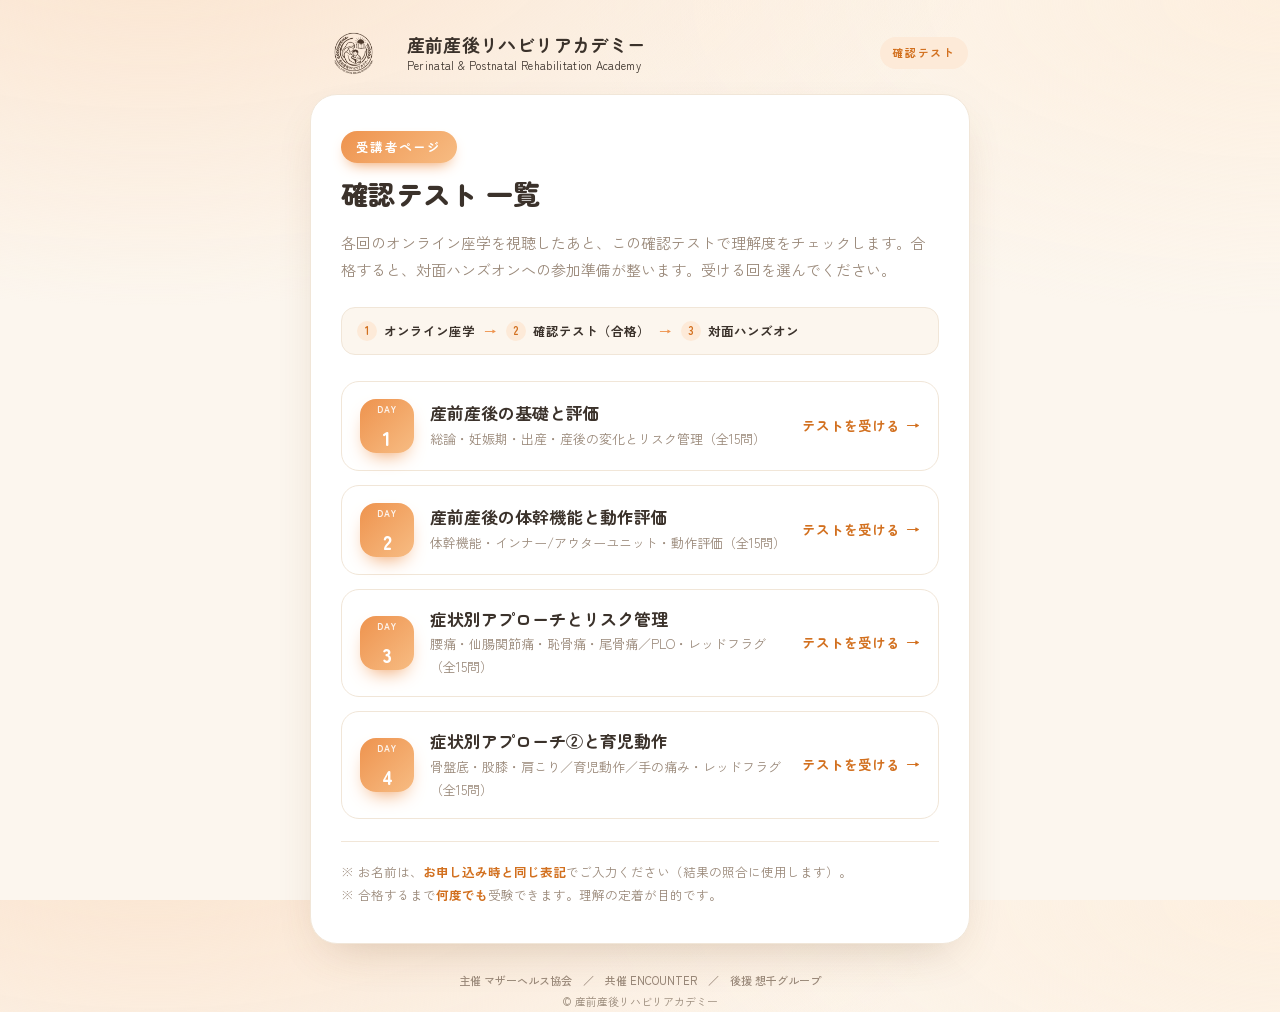
<file: index.html>
<!DOCTYPE html>
<html lang="ja">
<head>
<meta charset="UTF-8" />
<meta name="viewport" content="width=device-width, initial-scale=1.0" />
<title>確認テスト 一覧｜産前産後リハビリアカデミー</title>
<meta name="description" content="産前産後リハビリテーションアカデミーのオンライン確認テスト一覧。各回の座学のあと、確認テストで理解度をチェックします。" />

<!-- LINE 等で URL を共有したときに出るプレビューカード（OGP）。設定済み。
     ※ リポジトリ名や URL を変えた場合だけ、下の 2 か所を書き換えてください。 -->
<meta property="og:type" content="website" />
<meta property="og:title" content="確認テスト 一覧｜産前産後リハビリアカデミー" />
<meta property="og:description" content="各回のオンライン座学のあと、確認テストで理解度をチェックします。" />
<meta property="og:url" content="https://lylalarala-hue.github.io/mother-rehabilitation-academy/" />
<meta property="og:image" content="https://lylalarala-hue.github.io/mother-rehabilitation-academy/assets/logo.png" />
<link rel="icon" type="image/png" href="assets/logo.png" />

<link rel="preconnect" href="https://fonts.googleapis.com">
<link rel="preconnect" href="https://fonts.gstatic.com" crossorigin>
<link href="https://fonts.googleapis.com/css2?family=Zen+Kaku+Gothic+New:wght@400;500;700&family=Zen+Maru+Gothic:wght@500;700;900&display=swap" rel="stylesheet">

<!-- 共通デザイン（ブランドカラー・ヘッダー・カードなど）はテスト本体と同じ
     assets/quiz.css を使用。色を変えたいときは quiz.css の :root を
     1 か所直すだけで、このページにも全 DAY にも反映されます。 -->
<link rel="stylesheet" href="assets/quiz.css">

<style>
  /* ============================================================
     このページ（確認テスト 一覧）専用のスタイル
     ── 共通部分（配色・フォント・ヘッダー・カード）は assets/quiz.css
        が担当。ここにあるのは「受講の流れ」と「DAY 選択ボタン」だけ。
     ============================================================ */

  /* ── 受講の流れ（細いストリップ） ── */
  .flow{
    display:flex;align-items:center;gap:9px;flex-wrap:wrap;
    font-size:12.5px;color:var(--ink-soft);
    background:var(--cream);border:1px solid var(--line);
    border-radius:14px;padding:12px 15px;margin-bottom:26px;
  }
  .flow .step{display:flex;align-items:center;gap:7px}
  .flow .n{
    flex:none;width:20px;height:20px;border-radius:50%;background:#FDEAD8;color:var(--coral-dk);
    display:grid;place-items:center;font-family:"Zen Maru Gothic";font-weight:700;font-size:11px;
  }
  .flow b{color:var(--ink);font-weight:700}
  .flow .arrow{color:var(--coral);font-weight:700}

  /* ── DAY 選択ボタン ── */
  .days{list-style:none;display:grid;gap:14px}
  .day{
    display:flex;align-items:center;gap:16px;
    border:1.5px solid var(--line);border-radius:18px;
    padding:17px 18px;background:#fff;text-decoration:none;color:inherit;
    transition:border-color .15s,box-shadow .2s,transform .12s,background .15s;
  }
  .day-num{
    flex:none;width:54px;height:54px;border-radius:16px;
    display:grid;place-items:center;line-height:1;text-align:center;
    font-family:"Zen Maru Gothic";font-weight:900;font-size:19px;
  }
  .day-num small{display:block;font-size:9px;letter-spacing:.14em;font-weight:700;margin-bottom:2px;opacity:.9}
  .day-body{flex:1;min-width:0}
  .day-title{display:block;font-family:"Zen Maru Gothic";font-weight:700;font-size:17px;line-height:1.4}
  .day-desc{display:block;font-size:13px;color:var(--ink-soft);margin-top:3px}
  .day-cta{flex:none;display:flex;align-items:center;gap:6px;font-family:"Zen Maru Gothic";font-weight:700;font-size:13.5px;white-space:nowrap}
  .day-cta .arrow{transition:transform .15s}

  /* 受験可能 */
  .day.is-open{cursor:pointer}
  .day.is-open .day-num{
    background:linear-gradient(135deg,var(--coral),#F7BC83);color:#fff;
    box-shadow:0 9px 20px -9px var(--coral);
  }
  .day.is-open .day-cta{color:var(--coral-dk)}
  .day.is-open:hover{border-color:var(--coral);background:#FFF8F1;transform:translateY(-2px);box-shadow:var(--shadow)}
  .day.is-open:hover .arrow{transform:translateX(4px)}
  .day.is-open:focus-visible{outline:3px solid #F7BC83;outline-offset:2px}

  /* 準備中 */
  .day.is-soon{background:var(--cream);border-style:dashed;cursor:not-allowed}
  .day.is-soon .day-num{background:#EFE6DA;color:var(--ink-soft)}
  .day.is-soon .day-title{color:var(--ink-soft)}
  .soon-badge{
    flex:none;font-size:11.5px;font-weight:700;color:var(--ink-soft);
    background:#EFE6DA;padding:6px 12px;border-radius:999px;letter-spacing:.04em;white-space:nowrap;
  }

  .note{font-size:12.5px;color:var(--ink-soft);margin-top:22px;line-height:1.85;
        border-top:1px solid var(--line);padding-top:18px}
  .note b{color:var(--coral-dk)}

  @media (max-width:420px){
    .card{padding:28px 20px}
    .day{padding:15px 14px;gap:13px}
    .day-num{width:48px;height:48px}
    .day-cta .label{display:none}  /* 狭い画面では矢印のみ */
  }
</style>
</head>
<body>
<div class="wrap">
  <div class="masthead">
    <img class="logo" src="assets/logo.png" alt="産前産後リハビリアカデミー"
         onerror="this.style.display='none';this.nextElementSibling.style.display='flex';">
    <div class="wordmark">
      <span class="wm-text">産前産後リハビリアカデミー</span>
      <span class="wm-sub">Perinatal &amp; Postnatal Rehabilitation Academy</span>
    </div>
    <span class="pill">確認テスト</span>
  </div>

  <div class="card">
    <div class="eyebrow">受講者ページ</div>
    <h1>確認テスト 一覧</h1>
    <p class="lead">各回のオンライン座学を視聴したあと、この確認テストで理解度をチェックします。合格すると、対面ハンズオンへの参加準備が整います。受ける回を選んでください。</p>

    <div class="flow">
      <span class="step"><span class="n">1</span><b>オンライン座学</b></span>
      <span class="arrow">→</span>
      <span class="step"><span class="n">2</span><b>確認テスト（合格）</b></span>
      <span class="arrow">→</span>
      <span class="step"><span class="n">3</span><b>対面ハンズオン</b></span>
    </div>

    <ul class="days">
      <!-- DAY 1：公開中 -->
      <li>
        <a class="day is-open" href="day1.html">
          <span class="day-num"><small>DAY</small>1</span>
          <span class="day-body">
            <span class="day-title">産前産後の基礎と評価</span>
            <span class="day-desc">総論・妊娠期・出産・産後の変化とリスク管理（全15問）</span>
          </span>
          <span class="day-cta"><span class="label">テストを受ける</span> <span class="arrow">→</span></span>
        </a>
      </li>

      <!-- DAY 2：公開中 -->
      <li>
        <a class="day is-open" href="day2.html">
          <span class="day-num"><small>DAY</small>2</span>
          <span class="day-body">
            <span class="day-title">産前産後の体幹機能と動作評価</span>
            <span class="day-desc">体幹機能・インナー/アウターユニット・動作評価（全15問）</span>
          </span>
          <span class="day-cta"><span class="label">テストを受ける</span> <span class="arrow">→</span></span>
        </a>
      </li>

      <!-- DAY 3：公開中 -->
      <li>
        <a class="day is-open" href="day3.html">
          <span class="day-num"><small>DAY</small>3</span>
          <span class="day-body">
            <span class="day-title">症状別アプローチとリスク管理</span>
            <span class="day-desc">腰痛・仙腸関節痛・恥骨痛・尾骨痛／PLO・レッドフラグ（全15問）</span>
          </span>
          <span class="day-cta"><span class="label">テストを受ける</span> <span class="arrow">→</span></span>
        </a>
      </li>

      <!-- DAY 4：公開中 -->
      <li>
        <a class="day is-open" href="day4.html">
          <span class="day-num"><small>DAY</small>4</span>
          <span class="day-body">
            <span class="day-title">症状別アプローチ②と育児動作</span>
            <span class="day-desc">骨盤底・股膝・肩こり／育児動作／手の痛み・レッドフラグ（全15問）</span>
          </span>
          <span class="day-cta"><span class="label">テストを受ける</span> <span class="arrow">→</span></span>
        </a>
      </li>
    </ul>

    <p class="note">
      ※ お名前は、<b>お申し込み時と同じ表記</b>でご入力ください（結果の照合に使用します）。<br>
      ※ 合格するまで<b>何度でも</b>受験できます。理解の定着が目的です。
    </p>
  </div>

  <div class="sitefoot">
    <span class="org">主催 マザーヘルス協会　／　共催 ENCOUNTER　／　後援 想千グループ</span><br>
    © 産前産後リハビリアカデミー
  </div>
</div>

<!-- DAY2〜4 の公開手順：各 <li> 内のコメントどおり（差し替え用ブロックのコメントを外すだけ）。
     あわせて dayX.html を day1.html の複製から作成してください（手順は README-setup.md）。 -->
</body>
</html>
</file>
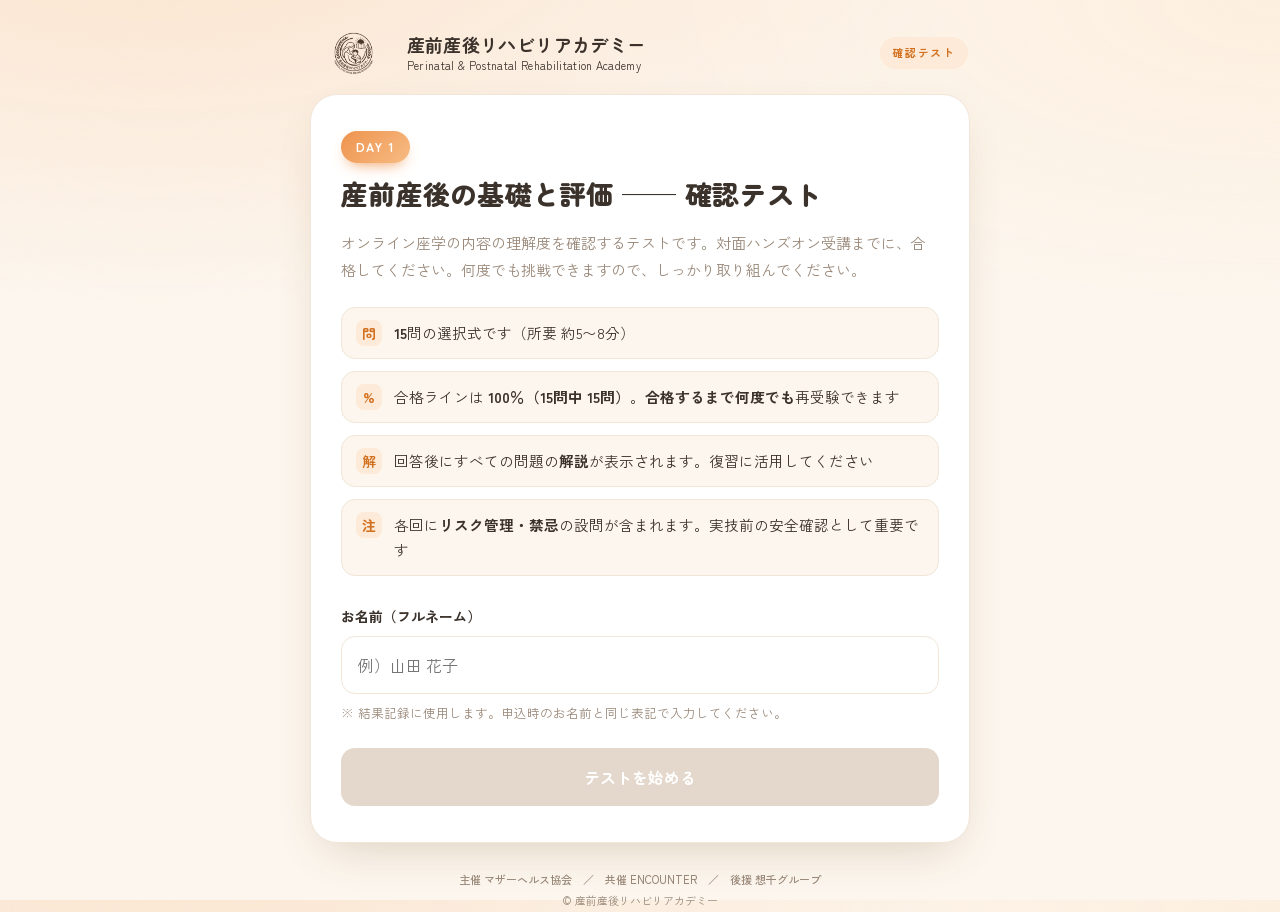
<file: day1.html>
<!DOCTYPE html>
<html lang="ja">
<head>
<meta charset="UTF-8" />
<meta name="viewport" content="width=device-width, initial-scale=1.0" />
<title>確認テスト｜産前産後リハビリアカデミー</title>
<link rel="icon" type="image/png" href="assets/logo.png" />
<link rel="preconnect" href="https://fonts.googleapis.com">
<link rel="preconnect" href="https://fonts.gstatic.com" crossorigin>
<link href="https://fonts.googleapis.com/css2?family=Zen+Kaku+Gothic+New:wght@400;500;700&family=Zen+Maru+Gothic:wght@500;700;900&display=swap" rel="stylesheet">
<link rel="stylesheet" href="assets/quiz.css">
</head>
<body>
<div class="wrap" id="app"></div>

<script>
/* ============================================================
   ★ このDAYで編集するのは、下の CONFIG と QUESTIONS_POOL だけ ★
   ── 見た目・採点・記録のロジックは assets/quiz.js が担当します。
      新しいDAYを作るときは、このファイルを day2.html などに複製し、
      下の2か所（CONFIG / QUESTIONS_POOL）を差し替えてください。

   ■ 出題のしくみ（このDAYの仕様）
     ・QUESTIONS_POOL に問題をためておく（現在20問）。
     ・読み込みのたびに、そこから DRAW 問（現在15問）をランダムに抽出。
     ・出題順はカリキュラム順（プールの並び順）で表示。
     ・各問の選択肢はシャッフルされ、正答の位置（A〜D）はランダム。
     ・QUESTIONS_POOL では「正答を先頭（配列の0番目）」に書けばOK
       （answer は自動で追従します）。
     ※ 別の15問で解き直したいときは、ページを再読み込みしてください。
       （「もう一度挑戦する」では同じ15問で再挑戦します）
   ============================================================ */
window.QUIZ = (function () {

const CONFIG = {
  day:        "DAY 1",
  title:      "産前産後の基礎と評価",
  passRatio:  1.0,          // 合格ライン（1.0 = 100%。例：0.8 にすると8割正解で合格）
  isSample:   false,        // 本番問題
  // ▼ Apps Script を公開した「ウェブアプリURL」をここに貼る（未設定なら記録はスキップ）
  endpoint:   "https://script.google.com/macros/s/AKfycbw92xxGrnPwqDltsANabnVT67SQQKvEK06SO_dwPIWTa8DFITuuUKDO2SA6ubbLFX0jOg/exec"
};

const DRAW = 15;   // プールから毎回出題する問題数

/* 各問：options の先頭（0番目）が正答。並び順は下でシャッフルします。 */
const QUESTIONS_POOL = [
  // ── MRアカデミー Day1（総論）──
  { tag:"数字で見る需要",
    q:"産後女性の症状の頻度の組み合わせで正しいものはどれか。",
    options:[
      "産後腰痛 約25〜75％／産後尿漏れ 約33％／産後うつ 約10〜17％",
      "産後腰痛 約10〜17％／産後尿漏れ 約25〜75％／産後うつ 約33％",
      "産後腰痛 約33％／産後尿漏れ 約10〜17％／産後うつ 約25〜75％",
      "いずれも約5％未満のまれな症状"],
    answer:0,
    expl:"腰痛25〜75％・尿漏れ33％・産後うつ10〜17％。高頻度だが受診は少なく「見えない需要」となっています。" },

  { tag:"対象者の再定義",
    q:"産前産後リハの対象者の捉え方として正しいものはどれか。",
    options:[
      "「健康な女性＋胎児または乳児」を、「治す」より「支える・整える」関わりで支援する",
      "病気の患者として、疾患を治すことを最優先にする",
      "リスクが高いので医師の指示があるまで関わらない",
      "対象は母体のみで胎児・乳児は考慮しない"],
    answer:0,
    expl:"「治す対象」から「支える・整える」への視点転換が出発点です。" },

  { tag:"患者理解",
    q:"「良くなった」の定義のズレについて適切なものはどれか。",
    options:[
      "医師は所見・数値、セラピストは動作・ADL、患者は「抱っこしても痛くない」など基準が異なり、患者の本当のゴールを拾うことが大切。ただし大前提として主訴を解決する知識と技術が要る",
      "三者の基準は一致しており、ズレは考えなくてよい",
      "共感と安心が最優先で、知識・技術は二の次でよい",
      "患者の主観は当てにならず、画像所見だけで判断する"],
    answer:0,
    expl:"立場で「良くなった」は異なります。共感と、主訴を解決する実力の両立が前提です。" },

  { tag:"リスク管理・連携",
    q:"自分で判断せず、医師に即日報告すべき状態はどれか。",
    options:[
      "腹痛の増悪、発熱、出血、浮腫の急な変化、精神症状の出現・増悪",
      "軽い筋肉痛や一時的な疲労感",
      "運動後の軽い眠気",
      "体重の生理的な増減"],
    answer:0,
    expl:"状態変化は即日・所見（事実）ベースで報告します。「自分で判断しない勇気」を持ちます。" },

  // ── 第1回ウェビナー①（妊娠期の変化とリスク管理）──
  { tag:"妊娠期の変化",
    q:"妊娠後期の胸郭・呼吸の変化で正しいものはどれか。",
    options:[
      "横隔膜が約4cm挙上し肋骨下角が広がり、胸式呼吸優位・残気量は低下する",
      "横隔膜が約4cm下降し、腹式呼吸優位になる",
      "肋骨下角は狭くなり、残気量が増加する",
      "呼吸数は減り、労作時の息切れは起きにくい"],
    answer:0,
    expl:"横隔膜は約4cm挙上・肋骨下角は拡大し胸式呼吸優位、呼吸数は増加・残気量は低下します。横隔膜はインナーユニットの一部です。" },

  { tag:"妊娠期の変化",
    q:"妊娠に伴う体重・腹壁・骨盤底の変化で正しいものはどれか。",
    options:[
      "体重増加の目安は約10〜12kg、腹筋群は引き伸ばされ筋厚が薄くなり、腹直筋離開は妊娠第3期にほぼ全例で生じる",
      "体重増加の目安は約3〜5kgで、腹筋の厚みは増す",
      "子宮増大により骨盤底筋群はむしろ強化される",
      "腹直筋離開は妊娠中には起こらない"],
    answer:0,
    expl:"体重増加は10〜12kg（妊娠前BMIで変動）。腹筋・骨盤底は引き伸ばされ脆弱化し、DRAは妊娠第3期にほぼ全例で生じます。" },

  { tag:"妊娠期の変化",
    q:"妊娠中の生理学的変化で正しいものはどれか。",
    options:[
      "出血に備え凝固系が活性化する一方、線溶系は活性化せず、非妊娠時より血栓ができやすい",
      "循環血液量が減少し、心拍出量も低下する",
      "凝固系は抑制され、出血傾向になる",
      "リラキシンは靭帯を硬くして関節を安定させる"],
    answer:0,
    expl:"循環血液量・心拍出量は増加、血圧は不変〜やや低下。血栓リスクが上がり、片脚の腫脹・痛み・熱感、呼吸苦・胸痛はDVTや肺塞栓を疑います。" },

  { tag:"各時期の特徴",
    q:"妊娠期間の区分・数え方で正しいものはどれか。",
    options:[
      "最終月経開始日から数え、初期0〜15週・中期16〜27週・後期28〜40週。切迫早産は妊娠22週0日以降を指す",
      "受精日から数え、初期0〜11週・中期12〜23週・後期24週以降",
      "切迫流産と切迫早産の境界は妊娠28週である",
      "妊娠持続は9か月・36週とする"],
    answer:0,
    expl:"28日を1か月（10か月）、7日を1週（40週）とします。切迫流産は21週6日まで、切迫早産は22週0日〜36週6日です。" },

  { tag:"各時期の特徴",
    q:"妊娠34週の妊婦への対応で適切なものはどれか。",
    options:[
      "妊娠後期にあたり、切迫早産・妊娠高血圧症候群・常位胎盤早期剥離などに注意し、その日の張り・出血・胎動を確認する",
      "妊娠中期であり、まだ早産の心配はない",
      "妊娠初期の器官形成期なので運動は一切禁止",
      "後期は安定期でリスク管理は不要"],
    answer:0,
    expl:"34週は後期（9か月）。「この時期はこう」と固定せず、毎回評価する姿勢が要旨です。" },

  { tag:"リスク管理",
    q:"妊婦へのリハ開始前・実施中の安全管理として、最も適切なものはどれか。",
    options:[
      "事前にかかりつけ産婦人科医から運動許可（切迫流早産・妊娠高血圧症・前置胎盤・子宮頸管無力症などで禁止でないか）を得たうえで、毎回、胎動・出血・お腹の張り・破水感・バイタルを確認する",
      "経過が順調で前回問題がなければ、その日の胎動・お腹の張りの確認は省略し、バイタル測定のみで開始してよい",
      "医師の運動許可は初回に確認すれば十分で、以降は本人が「大丈夫」と言えば毎回の状態確認は不要",
      "妊娠時期ごとに「この時期はこの運動・この負荷」と手順を固定し、当日の体調評価より手順の順守を優先する"],
    answer:0,
    expl:"開始前に医師の運動許可（禁止でないか）を確認し、毎回、胎動・出血・張り・破水感・バイタル（血圧・脈拍・体温）を確認します。心身は常に変化するため時期で固定せず、その都度評価するのが要旨です。" },

  { tag:"リスク管理",
    q:"妊娠高血圧症候群について正しいものはどれか。",
    options:[
      "血圧140/90mmHg以上（160/110以上は重症）で、無症状のことも多く、頭痛・視覚異常・急な浮腫や体重増加に注意する",
      "血圧130/80mmHg以上で診断し、必ず自覚症状を伴う",
      "収縮期90mmHg以下で診断される",
      "子癇やHELLP症候群とは無関係の軽症疾患である"],
    answer:0,
    expl:"140/90以上（重症は160/110以上）。無症状も多く健診が重要です。子癇・脳出血・HELLP症候群・常位胎盤早期剥離などの重篤な合併症に注意します。" },

  { tag:"リスク管理",
    q:"妊娠中の臥位姿勢で正しいものはどれか。",
    options:[
      "仰臥位で子宮が下大静脈を圧迫し仰臥位低血圧症候群を生じうるため、症状が出そうなら左側臥位にする",
      "症状が出たら右側臥位にする",
      "腹臥位は補助具を使えば後期でも負担なく行える",
      "仰臥位は静脈還流を促すので積極的に長くとる"],
    answer:0,
    expl:"下大静脈は脊柱の右前方を走行します。圧迫で血圧が低下（めまい等）するため左側臥位へ。腹臥位は補助具を使っても負担がかかり避けます。" },

  { tag:"リスク管理",
    q:"妊婦スポーツの安全管理基準で正しいものはどれか。",
    options:[
      "心拍数150bpm以下・自覚的運動強度「ややきつい」以下、原則12週以降、週2〜3回・1回60分以内が目安",
      "心拍数180bpmまで、「非常にきつい」まで許容",
      "妊娠判明後すぐ（初期）から強度を上げて開始する",
      "実施時間は深夜〜早朝が望ましい"],
    answer:0,
    expl:"心拍150bpm以下・「ややきつい」以下（連続運動では「やや楽」以下）。実施は午前10時〜午後2時、週2〜3回・1回60分以内が目安です。" },

  // ── 第1回事前ウェビナー②（出産〜産後の変化）──
  { tag:"分娩",
    q:"分娩の経過について正しいものはどれか。",
    options:[
      "分娩第1期は初産婦で平均10〜12時間、経産婦で平均4〜6時間と、初産婦の方が長い",
      "分娩第2期は経産婦の方が長い",
      "初産婦・経産婦で所要時間に差はない",
      "分娩第3期（胎盤娩出）は平均3〜4時間かかる"],
    answer:0,
    expl:"第2期は初産1.5〜2時間・経産30分〜1時間、第3期は初産15〜30分・経産10〜20分。分娩の3要素は産道・娩出物・娩出力です。" },

  { tag:"分娩",
    q:"会陰裂傷の分類について正しいものはどれか。",
    options:[
      "第3度は肛門括約筋の断裂、第4度は肛門・直腸粘膜への裂傷を伴い、いずれも手術的修復が必要で尿・便失禁や骨盤臓器脱のリスクが高まる",
      "第2度は会陰皮膚と膣粘膜のみに限局し、自然治癒は望めない",
      "第3度は筋層まで、第4度で初めて肛門括約筋に及ぶ",
      "第4度は直腸粘膜に及ばず、骨盤臓器脱とは無関係"],
    answer:0,
    expl:"第1度＝皮膚・膣粘膜、第2度＝筋層も、第3度＝肛門括約筋、第4度＝肛門・直腸粘膜。第1・2度は自然治癒可能。会陰切開後の痛みは1〜4週間持続しうります。" },

  { tag:"分娩",
    q:"分娩時の仙骨の動きについて正しいものはどれか。",
    options:[
      "ニューテーション（うなずき）では下方（骨盤出口）の径が大きくなり、上方（骨盤入口）の径は小さくなる",
      "ニューテーションでは骨盤入口が広がり、出口が狭くなる",
      "カウンターニューテーションで骨盤出口が広がる",
      "仙骨の動きは分娩に関与しない"],
    answer:0,
    expl:"うなずき（ニューテーション）は出口が拡大＝児頭娩出時、起き上がり（カウンターニューテーション）は入口が拡大＝児頭下降時。仙腸関節の可動が分娩に関与します。" },

  { tag:"産褥期",
    q:"産褥期について正しいものはどれか。",
    options:[
      "母体がほぼ非妊娠時に戻るまでの約6〜8週間で、悪露は産後4〜6週まで、エストロゲン・プロゲステロンは急激に減少する",
      "産褥期は産後2週間で、ホルモンは緩やかに減少する",
      "産褥期はエストロゲン・プロゲステロンが急増する時期である",
      "悪露は産後24時間で消失する"],
    answer:0,
    expl:"産褥期は約6〜8週間、悪露は産後4〜6週まで。プロゲステロン・エストロゲンは急減（精神的不安定の一因）し、プロラクチン・オキシトシンが母乳分泌に関与します。" },

  { tag:"産褥期",
    q:"産褥期の姿勢・動作指導として最も適切なものはどれか。",
    options:[
      "会陰部・帝王切開後の疼痛を回避し、体幹支持性が乏しい中での不良姿勢による二次的疼痛や骨盤底負荷を防ぐよう、臥位ポジショニングや起き上がり・授乳姿勢を指導する",
      "産褥期は完全に回復しているため特別な指導は不要",
      "産褥早期から強い腹圧をかける体幹トレーニングを優先する",
      "痛みがあっても育児動作は通常どおり行わせる"],
    answer:0,
    expl:"産褥期の終了は身体の完全回復を意味しません。疼痛回避と骨盤底保護の視点で、臥位ポジショニング・寝返り・起き上がり・座位・授乳・排便姿勢を指導します。" },

  { tag:"産後の変化",
    q:"腹直筋離開（DRA）について正しいものはどれか。",
    options:[
      "臨床上2横指以上でDRAと判断し、妊娠第3期にほぼ全妊婦で生じ、産後6か月でも約39％以上に残存する。症状の原因かは総合的に判断する",
      "1横指以上でDRAと診断し、産後6か月までにほぼ全例が閉鎖する",
      "離開幅が大きいほど、腰痛や骨盤底機能障害の重症度と必ず比例する",
      "白線が離開しても腹壁全体の機能には影響しない"],
    answer:0,
    expl:"判断基準は2横指以上、妊娠第3期にほぼ全妊婦で生じ、産後6か月でも約39％以上に残存。白線は腹筋群のアンカーで離開すると腹壁機能が低下しますが、症状の原因かは総合的に判断します。" },

  { tag:"産後の変化",
    q:"マタニティブルーズと産後うつ病について正しいものはどれか。",
    options:[
      "マタニティブルーズは産後数日〜2週間の一過性の情緒不安定、産後うつ病は「うつ病」で、EPDS（エジンバラ産後うつ病質問票）でスクリーニングし疑えば支援につなぐ",
      "両者は同じもので、いずれも一過性で支援は不要",
      "産後うつ病は必ず産後2週間以内に自然軽快する",
      "「眠れない」「自分を責める」などの訴えは正常範囲で注意不要"],
    answer:0,
    expl:"マタニティブルーズは一過性、産後うつ病はうつ病です。EPDSでスクリーニングし、疑えば適切な支援へつなぎます。身体だけでなく精神面も含め包括的に関わります。" }
];

/* 配列をシャッフル（Fisher–Yates） */
function shuffle(arr){
  const a = arr.slice();
  for(let i = a.length - 1; i > 0; i--){
    const j = Math.floor(Math.random() * (i + 1));
    const t = a[i]; a[i] = a[j]; a[j] = t;
  }
  return a;
}

/* プールから draw 問をランダム抽出（出題はプールの並び順＝カリキュラム順）し、
   各問の選択肢をシャッフルして正答位置をランダム化する。 */
function buildQuestions(pool, draw){
  const n = Math.min(draw, pool.length);
  const chosenIdx = shuffle(pool.map(function(_, i){ return i; })).slice(0, n).sort(function(a, b){ return a - b; });
  return chosenIdx.map(function(pi){
    const item = pool[pi];
    const order = shuffle(item.options.map(function(_, i){ return i; }));
    return {
      tag: item.tag,
      q: item.q,
      options: order.map(function(i){ return item.options[i]; }),
      answer: order.indexOf(item.answer),
      expl: item.expl
    };
  });
}

const QUESTIONS = buildQuestions(QUESTIONS_POOL, DRAW);

  return { config: CONFIG, questions: QUESTIONS };
})();
</script>
<script src="assets/quiz.js"></script>
</body>
</html>
</file>
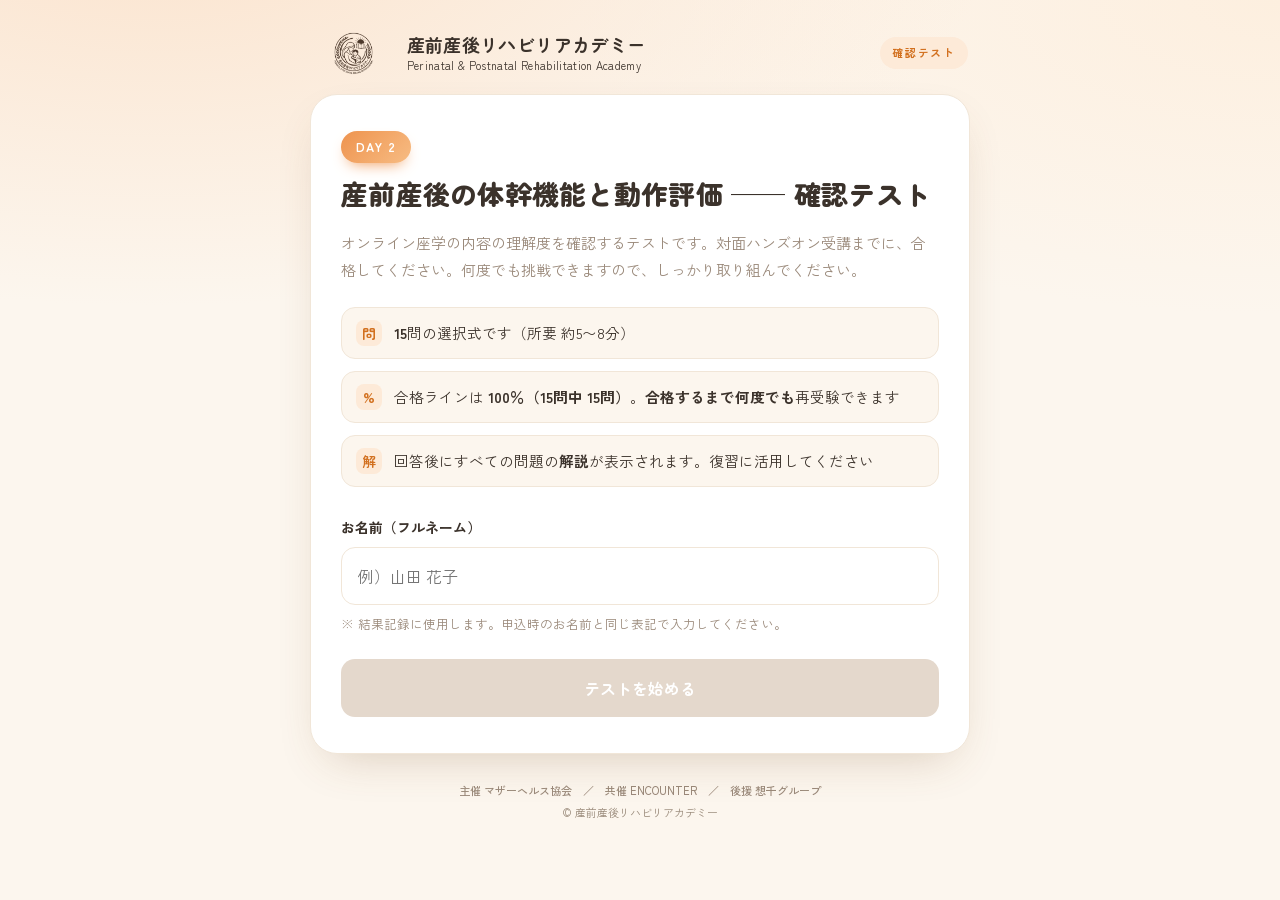
<file: day2.html>
<!DOCTYPE html>
<html lang="ja">
<head>
<meta charset="UTF-8" />
<meta name="viewport" content="width=device-width, initial-scale=1.0" />
<title>確認テスト｜産前産後リハビリアカデミー</title>
<link rel="icon" type="image/png" href="assets/logo.png" />
<link rel="preconnect" href="https://fonts.googleapis.com">
<link rel="preconnect" href="https://fonts.gstatic.com" crossorigin>
<link href="https://fonts.googleapis.com/css2?family=Zen+Kaku+Gothic+New:wght@400;500;700&family=Zen+Maru+Gothic:wght@500;700;900&display=swap" rel="stylesheet">
<link rel="stylesheet" href="assets/quiz.css">
</head>
<body>
<div class="wrap" id="app"></div>

<script>
/* ============================================================
   ★ このDAYで編集するのは、下の CONFIG と QUESTIONS_RAW だけ ★
   ── 見た目・採点・記録のロジックは assets/quiz.js が担当します。

   ※ 出題の仕組み（DAY2）
      ・QUESTIONS_RAW に全20問を登録しています。
      ・受験のたびに、この20問から pickN() で「15問」をランダム抽出します。
      ・さらに各問の選択肢の並び順もシャッフルし、正答位置（A〜D）を
        ランダム化します（QUESTIONS_RAW では正答を先頭＝0番目に記載）。
      ・合格ラインは CONFIG.passRatio（1.0＝出題15問すべて正解で合格）。

   ※ 出題数を変えたいときは下の PICK を変更（例：PICK = 10）。
   ============================================================ */
window.QUIZ = (function () {

const PICK = 15;   // 20問から何問を出題するか

const CONFIG = {
  day:        "DAY 2",
  title:      "産前産後の体幹機能と動作評価",
  passRatio:  1.0,          // 合格ライン（1.0 = 出題数すべて正解で合格）
  isSample:   false,        // 本番問題
  riskNote:   false,        // 開始画面の「リスク管理・禁忌の設問が含まれます」注記。この回は該当設問なしのため非表示（未設定 or true で表示）
  // ▼ Apps Script を公開した「ウェブアプリURL」をここに貼る（未設定なら記録はスキップ）
  endpoint:   "https://script.google.com/macros/s/AKfycbw92xxGrnPwqDltsANabnVT67SQQKvEK06SO_dwPIWTa8DFITuuUKDO2SA6ubbLFX0jOg/exec"
};

/* 各問：options の先頭（0番目）が正答。出題時に15問抽出＋選択肢シャッフルします。 */
const QUESTIONS_RAW = [
  // ── 第2回事前ウェビナー①（産前産後に必要な体幹機能）10問 ──
  { tag:"症状を読み解く視点",
    q:"産前産後の身体症状（腰痛・尿もれ・肩こり・骨盤帯痛など）を読み解く視点として最も適切なものはどれか。",
    options:[
      "痛む部位の局所評価だけでなく、産前産後で大きく変化する「体幹機能」を含めて“なぜその症状が起こっているか”を捉える",
      "多彩な症状はそれぞれ独立した原因で生じるため、症状ごとの局所治療で十分である",
      "症状の原因は必ず痛みのある部位にあるため、その部位の画像所見で判断する",
      "産前産後の症状は時間経過で自然に軽快するため、体幹機能の評価は不要である"],
    answer:0,
    expl:"腰痛・尿もれ・肩こり・骨盤帯痛など多彩な症状の背景には共通して体幹機能の変化があります。局所だけでなく“なぜ起こっているか”を体幹機能を含めて捉える視点が、産前産後の評価の土台となります。" },

  { tag:"症状の背景にある共通因子",
    q:"産前産後で体幹機能が大きく変化する共通因子の組み合わせとして正しいものはどれか。",
    options:[
      "妊娠期の腹筋群の伸張・横隔膜の挙上・骨盤底筋群への負荷増大・骨盤輪不安定性、出産による会陰部や腹壁への侵襲、産後の抱っこ・授乳などの育児負担",
      "妊娠期の腹筋群の短縮・横隔膜の下降と、出産後の急激な体幹筋力の増強",
      "帝王切開では腹壁への侵襲がないため、経腟分娩に比べ体幹機能はほとんど変化しない",
      "育児期の抱っこや授乳は上肢の問題であり、体幹機能や姿勢とは無関係である"],
    answer:0,
    expl:"妊娠期は腹筋群の伸張・横隔膜挙上・骨盤底筋への負荷・骨盤輪不安定性、出産は会陰部の伸張損傷や帝王切開の腹壁侵襲、産後は抱っこ・授乳などの育児負担・姿勢の偏り。「短縮・下降」とする選択肢は伸張・挙上を逆にしたもので、帝王切開では腹壁への侵襲がないとする選択肢、抱っこ・授乳を体幹や姿勢と無関係とする選択肢も誤りです。" },

  { tag:"体幹を支える2つのシステム",
    q:"体幹機能を支える2つのシステムについて、産前産後の臨床で特に意識すべき点として最も適切なものはどれか。",
    options:[
      "アウターユニットが過活動・過緊張を起こしているときは、その背景にインナーユニットの機能低下がないかを考える必要がある",
      "アウターの過活動がみられる場合は、まずアウターの筋をストレッチ・リリースすれば体幹機能は整う",
      "インナーとアウターは独立して働くため、それぞれを個別に鍛えれば体幹機能は再建できる",
      "産前産後はアウターの機能低下が主体で、インナーはむしろ過活動になりやすい"],
    answer:0,
    expl:"インナーとアウターはタイミング・バランスをとって協調して働きます。産前産後はインナーの機能低下が起こりやすく、アウターが過活動・代償で安定を補おうとします。過緊張だけを緩めても背景のインナー機能低下が残れば再燃しやすく、両者は独立ではなく協調して働き、機能低下の主体はアウターではなくインナーです。" },

  { tag:"インナーユニットの構成と役割",
    q:"インナーユニットの構成筋と役割について正しいものはどれか。",
    options:[
      "横隔膜・腹横筋・多裂筋・骨盤底筋群で構成され、協調して姿勢制御・腹腔内圧の調整・体幹と骨盤の安定化・呼吸に関与する",
      "腹直筋・外腹斜筋・脊柱起立筋で構成され、主に体幹の大きな運動を生み出す",
      "横隔膜・腹横筋・多裂筋・骨盤底筋群で構成されるが、それぞれ独立して働くため協調性は問わない",
      "骨盤底筋群は含まれず、横隔膜・腹横筋・多裂筋の3筋で構成される"],
    answer:0,
    expl:"インナーユニット＝横隔膜・腹横筋・多裂筋・骨盤底筋群の4要素で、協調して姿勢制御・腹腔内圧調整・体幹と骨盤の安定化・呼吸に関与します。腹直筋・外腹斜筋・脊柱起立筋は表層のアウター系です。協調性を問わないとする選択肢や、骨盤底筋群を含めない選択肢も誤りです。" },

  { tag:"インナーユニットの協調性",
    q:"インナーユニットの協調性に関する説明として正しいものはどれか。",
    options:[
      "腹横筋の収縮時には骨盤底筋群も協調して活動し、横隔膜は四肢運動時に腹横筋と協調して腹腔内圧を高め、体幹の安定化に寄与する",
      "腹横筋と骨盤底筋群は拮抗して働き、一方が収縮するともう一方は必ず弛緩する",
      "横隔膜は呼吸のみに関与し、四肢運動時の体幹の安定化には関与しない",
      "腹横筋・多裂筋・胸腰筋膜は互いに独立して働き、腰椎-骨盤帯の安定性には関与しない"],
    answer:0,
    expl:"インナーユニットは各筋が単独でなく協調して働きます。腹横筋収縮時には骨盤底筋群も協調し、横隔膜は四肢運動時に腹横筋と協調して腹腔内圧を高め体幹を安定させ、腹横筋・多裂筋・胸腰筋膜は協調して腰椎-骨盤帯の安定に寄与します。拮抗して働く・呼吸のみに関与する・互いに独立して働く、とする選択肢は、いずれも協調性を否定する誤りです。" },

  { tag:"呼吸（横隔膜と骨盤底筋群）",
    q:"安静呼吸時の横隔膜と骨盤底筋群の動きについて正しいものはどれか。",
    options:[
      "吸気では横隔膜と骨盤底筋群がともに下降し（横隔膜は収縮・骨盤底筋群は弛緩）、呼気ではともに上昇する（横隔膜は弛緩・骨盤底筋群は収縮）",
      "吸気で横隔膜が下降し骨盤底筋群は上昇するというように、両者は常に反対方向に動く",
      "吸気で横隔膜が弛緩して上昇し、呼気で横隔膜が収縮して下降する",
      "骨盤底筋群は呼吸と連動せず、呼気・吸気を通じて位置は一定に保たれる"],
    answer:0,
    expl:"吸気＝横隔膜収縮・骨盤底筋群弛緩でともに下降、呼気＝横隔膜弛緩・骨盤底筋群収縮でともに上昇します。上下逆に動くと思い込みやすいですが同方向に動きます。呼吸を用いたインナーユニットの再教育の基盤となる知識です。" },

  { tag:"骨盤の傾きと腹圧",
    q:"座位での骨盤の傾きと、腹圧上昇課題時の骨盤底部への影響について正しいものはどれか。",
    options:[
      "骨盤後傾位では、中間位や前傾位に比べて腹圧上昇課題時に骨盤底部が下制しやすい",
      "骨盤前傾位のほうが、腹圧上昇課題時に骨盤底部が下制しやすい",
      "骨盤の傾きは腹圧のかかり方に影響せず、どの肢位でも骨盤底部への負荷は同じである",
      "骨盤後傾位では骨盤底部が挙上しやすく、尿もれ予防に最も適した肢位である"],
    answer:0,
    expl:"骨盤後傾位では中間位・前傾位に比べ、腹圧上昇課題時に骨盤底部が下制しやすいと報告されています（田舎中）。授乳・抱っこで後傾位になりやすい産後は骨盤底部への負荷が増しやすく、座位指導や骨盤の中間位保持が骨盤底保護につながります。" },

  { tag:"骨盤底筋群の3層構造",
    q:"骨盤底筋群の層構造について正しいものはどれか。",
    options:[
      "3層構造で、浅層の第1層は尿道口・膣口・肛門の開閉、第2層は尿道や膣に対する括約筋、深層の第3層（肛門挙筋・尾骨筋）は骨盤内臓器の支持を担う",
      "2層構造で、浅層が内臓支持、深層が開閉を担う",
      "単層で、すべての線維が同じ機能（内臓支持）をもつ",
      "最も深層の第3層は尿道口・膣口・肛門の開閉のみを担い、内臓支持には関与しない"],
    answer:0,
    expl:"骨盤底筋群は浅→深の3層構造。第1層（球海綿体筋・坐骨海綿体筋・浅会陰横筋・外肛門括約筋）＝開閉、第2層（外尿道括約筋・深会陰横筋など）＝尿道や膣の括約、第3層（肛門挙筋＝恥骨直腸筋・恥骨尾骨筋・腸骨尾骨筋、尾骨筋）＝骨盤内臓器の支持。層により機能が異なります。" },

  { tag:"多裂筋",
    q:"多裂筋の線維による機能の違いについて正しいものはどれか。",
    options:[
      "深層線維は分節的安定性に、浅層線維は全体的な安定性や伸展・回旋・側屈に関与する",
      "浅層線維が分節的安定性を担い、深層線維が全体的な伸展・回旋を担う",
      "すべての線維が同一の機能をもち、分節的な安定化には関与しない",
      "表層の大きな運動を担うのみで、腰椎の安定化には関与しない"],
    answer:0,
    expl:"多裂筋は深層線維＝分節的安定性、浅層線維＝全体安定性・伸展・回旋・側屈。深層と浅層を逆にした選択肢に注意。腹横筋-胸腰筋膜-多裂筋の連結により、張力だけでなく協調性も腰椎-骨盤帯の安定に重要です。" },

  { tag:"アウターユニット",
    q:"アウターユニット（筋膜スリング）について正しいものはどれか。",
    options:[
      "骨盤帯の安定性（フォースクロージャー）をもたらし、後斜走（広背筋-胸腰筋膜-大殿筋）・前斜走（外腹斜筋-内腹斜筋-内転筋群）・後縦走・外側の4つの筋膜スリングから構成される",
      "前斜走スリングは広背筋・胸腰筋膜・大殿筋で構成され、後斜走スリングは外腹斜筋・内腹斜筋・内転筋群で構成される",
      "フォースクロージャーは骨の形状（フォームクロージャー）のみで得られ、筋・筋膜の張力は関与しない",
      "単一の筋で構成され、筋膜を介した連結や他スリングとの協調はない"],
    answer:0,
    expl:"アウターは4スリング＝①後斜走（広背筋-胸腰筋膜-大殿筋）②前斜走（外腹斜筋-内腹斜筋-内転筋群）③後縦走（脊柱起立筋-仙結節靭帯-大腿二頭筋-長腓骨筋）④外側（腰方形筋-中殿筋/小殿筋-内転筋群）。後斜走と前斜走の構成筋を入れ替えた選択肢はひっかけです。筋・筋膜の張力による締結がフォースクロージャー、骨形状による安定がフォームクロージャーです。" },

  // ── 第2回事前ウェビナー②（産前産後の動作評価のポイント）10問 ──
  { tag:"姿勢・動作評価の基本",
    q:"産前産後の姿勢・動作評価の基本的な考え方として最も適切なものはどれか。",
    options:[
      "妊娠・出産・育児で変化した姿勢・動作戦略を「良い・悪い」で判断せず、なぜその動きになるのかを解釈する視点をもつ",
      "理想姿勢から外れた姿勢・動作はすべて「悪い」と判断し、直ちに矯正する",
      "個人差が大きく解釈が難しいため、評価せず主訴の局所治療のみを行う",
      "変化した動作戦略は病的であり、妊娠前の姿勢に戻すことを唯一の目標とする"],
    answer:0,
    expl:"変化した姿勢・動作を「良い・悪い」で断ぜず、“なぜその動きになるのか”を解釈するのが基本です。産前産後の身体変化に適応した戦略という視点をもち、原因（可動性・モーターコントロールなど）を推論して介入につなげます。" },

  { tag:"情報を整理する視点",
    q:"産前産後症例への介入で「情報を整理する視点」の手順として正しいものはどれか。",
    options:[
      "問診で生活背景も踏まえ課題となる姿勢・動作を抽出し、評価・検証を経て変化の大きいものから優先順位を整理し、生活のなかでも実践できる形で介入する",
      "まず全身の筋力を数値化し、最も筋力の弱い部位から順に鍛えることを最優先する",
      "優先順位は「変化の小さいもの」から整理し、大きな問題は最後にまとめて扱う",
      "問診は最小限にとどめ、来院時に目についた動作をその場で矯正することを繰り返す"],
    answer:0,
    expl:"STEP1問診（生活背景を踏まえ課題動作を抽出）→STEP2-3評価・検証と優先順位（変化の大きいものから）→STEP4生活で実践できる介入、という流れです。優先順位を「変化の小さいものから」とする選択肢は、逆にしたひっかけです。生活で再現できる介入に落とすことが重要です。" },

  { tag:"動作評価から臨床推論",
    q:"座位で骨盤前傾を誘導したところ、自動では乏しかった前傾が他動では引き出せた。この所見の解釈として最も適切なものはどれか。",
    options:[
      "関節可動性（股関節・体幹）は保たれている可能性が高く、自動運動での前傾が乏しい背景にモーターコントロールの問題が示唆される",
      "他動で動く時点で問題はなく、これ以上の評価や介入は不要である",
      "他動で前傾が出る場合は、必ず股関節の器質的な可動域制限が原因である",
      "自動と他動の差は誤差にすぎず、臨床推論には用いることができない"],
    answer:0,
    expl:"他動で可動性があるのに自動で出ない場合、可動性そのものより運動制御（モーターコントロール）や運動の“気づき”の問題が示唆されます。口頭指示・徒手誘導・環境設定などで変化を加えながら、可動性か制御かを切り分けて介入方針を整理します。" },

  { tag:"Motor controlテスト",
    q:"体幹のMotor controlとMotor controlテスト（Luomajoki）について正しいものはどれか。",
    options:[
      "Motor controlは神経系が筋活動を調整・制御する仕組みで、6つの検査のうち2つ以上が陽性の場合に運動制御の異常が示唆される",
      "6つの検査のうち1つでも陽性であれば、運動制御異常と確定診断できる",
      "6つすべてが陽性でなければ、運動制御の異常は疑わない",
      "Motor controlは体幹の最大筋力そのものを指し、神経系の関与はない"],
    answer:0,
    expl:"Luomajoki（2007）では6項目中2項目以上が陽性で運動制御異常が「示唆」されます（確定診断ではない点がひっかけ）。Motor controlは神経系が筋活動を調整・制御する仕組み。陽性・陰性の判定だけでなく、疼痛や代償の有無を見る動作観察評価としても有効です。" },

  { tag:"Motor controlテストの6項目",
    q:"Luomajokiのmotor controlテストに含まれる検査の組み合わせとして正しいものはどれか。",
    options:[
      "立位での股関節屈曲（お辞儀）、立位での骨盤後傾、片脚立位、端座位での膝伸展、四つ這い位での骨盤前後移動、腹臥位での膝屈曲",
      "徒手筋力テスト、関節可動域測定、握力、片脚立位、6分間歩行、上肢挙上",
      "下肢伸展挙上、長座位体前屈、垂直跳び、閉眼片脚立位、しゃがみ込み、腕立て伏せ",
      "深呼吸、咳嗽、いきみ、バルサルバ、腹式呼吸、胸式呼吸"],
    answer:0,
    expl:"6項目＝①立位股関節屈曲（お辞儀）②立位骨盤後傾③片脚立位④端座位膝伸展⑤四つ這い骨盤前後移動⑥腹臥位膝屈曲。分節的な安定性・運動制御を評価する動作課題で構成されます。陽性・陰性の判定に加え、代償や疼痛の観察にも用います。" },

  { tag:"体幹自動運動評価の代償",
    q:"立位での体幹自動運動評価の見方として適切なものはどれか。",
    options:[
      "前屈・後屈・側屈・回旋で、どの分節が動きどこで代償が生じるか（例：前屈での胸椎や股関節の代償、側屈での回旋を伴う代償）を観察し、可動性や運動制御の課題を解釈する",
      "指先が床につくかなど最終可動域の大きさのみを評価すれば十分である",
      "代償動作は正常範囲なので記録せず、可動域の数値だけを記載する",
      "自動運動と他動運動の結果は必ず一致するので、自動運動評価は省略してよい"],
    answer:0,
    expl:"前屈＝胸椎/股関節、後屈＝腰椎頚椎/胸椎/股関節、側屈＝胸椎中心/回旋を伴う/股関節腰椎中心、回旋＝伸展を伴う/股関節中心などの代償パターンを観察します。最終可動域だけでなく“どこでどう動くか”を見て、可動性か運動制御かの課題を解釈します。" },

  { tag:"姿勢・動作評価のポイント",
    q:"姿勢・動作評価を臨床推論に活かすポイントとして最も適切なものはどれか。",
    options:[
      "ただ観察するだけでなく、口頭指示・徒手的操作・環境設定・道具の使用などで変化を加えながら、疼痛や姿勢・動作の変化を評価・検証して介入の方向性を整理する",
      "患者に触れたり指示を出したりせず、初期姿勢を観察・記録することだけに徹する",
      "姿勢評価は「いつもの姿勢」のみを見れば十分で、「良い姿勢」や他動修正での変化は比較しない",
      "変化を加えると評価がぶれるため、介入的な検証は避け、静止画的な観察に限定する"],
    answer:0,
    expl:"「ただ観察するだけ」はNG。口頭指示・徒手操作・環境設定・道具などで変化を加え、疼痛や姿勢・動作がどう変わるかを検証して介入方針を整理するのがセラピストの腕の見せどころです。姿勢評価も「いつもの姿勢／良い姿勢／他動での修正」を比較して解釈します。" },

  { tag:"課題動作との関連",
    q:"「床のものを拾う前屈動作」が課題の産後女性に対し、関連づけて評価する基本動作の組み合わせとして適切なものはどれか。",
    options:[
      "立位での股関節屈曲（お辞儀）、立位での骨盤後傾、四つ這い位での骨盤前後移動など、前屈に関与する股関節・骨盤・体幹の運動制御を確認する",
      "握力測定と上肢の関節可動域のみを確認する",
      "片脚立位のみを確認し、体幹や股関節の評価は行わない",
      "課題動作は日常動作なので評価対象とせず、いきなり反復練習させる"],
    answer:0,
    expl:"課題動作（前屈→立位）を解釈するには、関連する基本動作＝立位股関節屈曲・立位骨盤後傾・四つ這い骨盤前後移動などを評価し、股関節・骨盤・体幹の運動制御を確認します。基本評価と課題動作を結びつけることで介入の方向性が整理されます。" },

  { tag:"介入の基本的考え方",
    q:"姿勢・動作戦略への介入の基本的な考え方として最も適切なものはどれか。",
    options:[
      "インナーユニットなどの筋機能を高めるだけでなく、適切な姿勢・動作戦略を再学習し、評価から抽出した問題点を日常生活動作へつなげる",
      "筋力さえ向上すれば動作は自然に最適化されるため、動作の再学習は不要である",
      "介入は徒手療法による疼痛軽減のみで完結させ、動作指導やセルフエクササイズは行わない",
      "日常生活動作は個人差が大きいので、介入は評価室内の運動課題だけにとどめる"],
    answer:0,
    expl:"筋機能の向上だけでは動作は最適化されません。適切な姿勢・動作戦略の再学習を行い、評価で抽出した問題点を育児・日常生活動作、セルフエクササイズの再現性、疼痛予防などへつなげることが重要です。" },

  { tag:"運動学習の段階",
    q:"運動学習の段階に沿った姿勢・動作戦略への介入について正しいものはどれか。",
    options:[
      "認知段階で“気づき”やインナーユニットの正しい収縮・静的Motor controlを促し、連合段階で立ち上がりなど動的Motor controlへ、自立段階で抱っこ・移乗など個々の課題動作へと段階的に進める",
      "自立段階から開始して高負荷の課題動作を先に自動化させ、最後に認知段階で気づきを促す",
      "静的なMotor controlが未確立でも、疼痛がなければ動的課題や高負荷の課題動作を先行してよい",
      "各段階は独立しており、認知段階の“気づき”は連合・自立段階の動作獲得とは関係しない"],
    answer:0,
    expl:"運動学習は認知（気づき・収縮練習・静的Motor control）→連合（動的Motor control：立ち上がりなど）→自立（抱っこ・移乗・歩行など個々の課題動作）の順に段階的に負荷・難易度を上げます。順序を逆にしたり、段階を飛ばしたり、段階間の連続性を否定したりするのは誤りです。" }
];

/* 配列をシャッフルして先頭 n 件を返す（出題する問題をランダムに抽出） */
function pickN(list, n){
  const arr = list.slice();
  for(let i = arr.length - 1; i > 0; i--){
    const j = Math.floor(Math.random() * (i + 1));
    const t = arr[i]; arr[i] = arr[j]; arr[j] = t;
  }
  return arr.slice(0, Math.min(n, arr.length));
}

/* 選択肢の並び順をシャッフルし、正答の位置（A〜D）をランダム化する。
   正答テキストを保持したまま options を並べ替え、answer をその位置に更新。 */
function shuffleChoices(list){
  return list.map(function(item){
    const order = item.options.map(function(_, i){ return i; });
    for(let i = order.length - 1; i > 0; i--){
      const j = Math.floor(Math.random() * (i + 1));
      const t = order[i]; order[i] = order[j]; order[j] = t;
    }
    return {
      tag: item.tag,
      q: item.q,
      options: order.map(function(i){ return item.options[i]; }),
      answer: order.indexOf(item.answer),
      expl: item.expl
    };
  });
}

/* 20問から PICK 問をランダム抽出 → 各問の選択肢もシャッフル */
const QUESTIONS = shuffleChoices(pickN(QUESTIONS_RAW, PICK));

  return { config: CONFIG, questions: QUESTIONS };
})();
</script>
<script src="assets/quiz.js"></script>
</body>
</html>
</file>
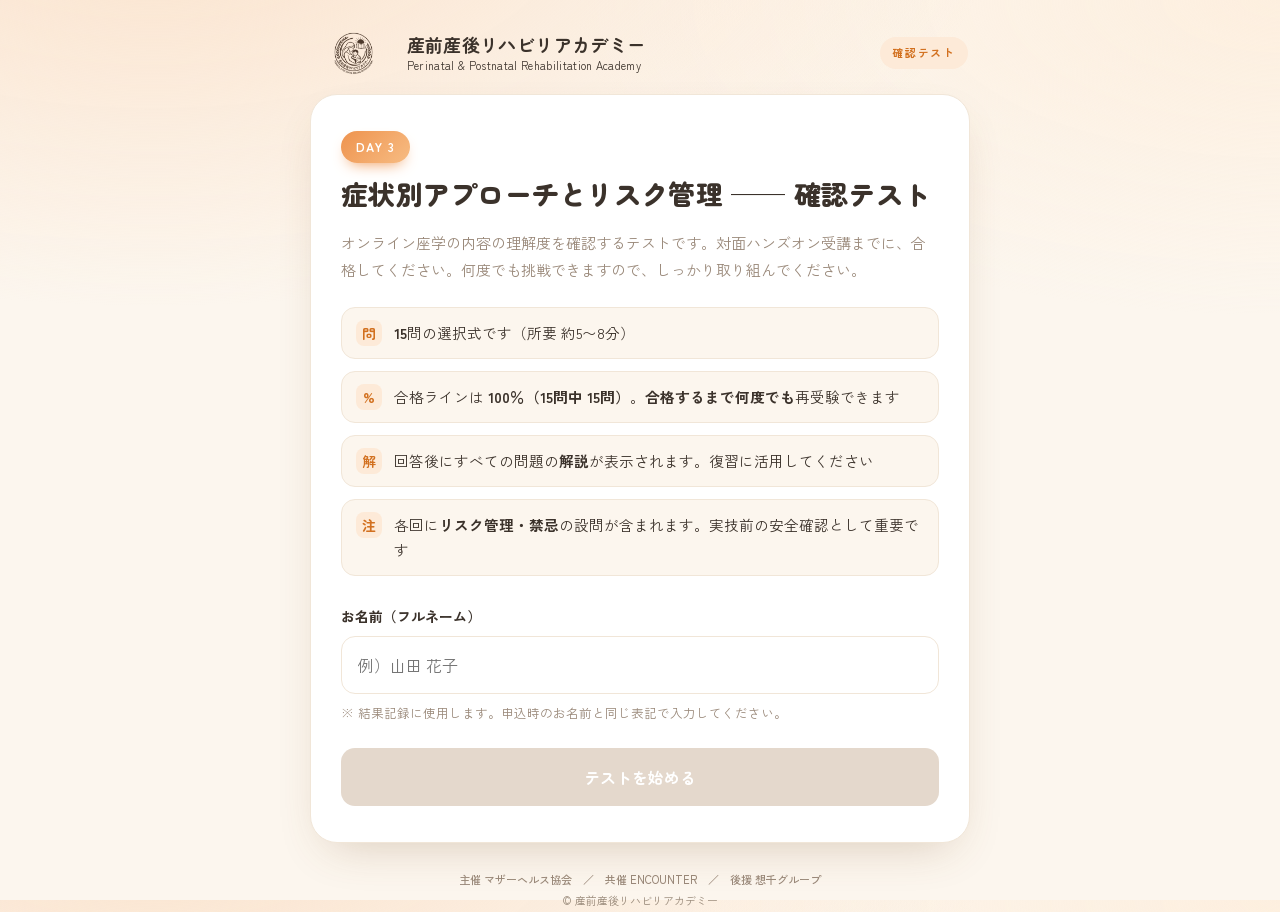
<file: day3.html>
<!DOCTYPE html>
<html lang="ja">
<head>
<meta charset="UTF-8" />
<meta name="viewport" content="width=device-width, initial-scale=1.0" />
<title>確認テスト｜産前産後リハビリアカデミー</title>
<link rel="icon" type="image/png" href="assets/logo.png" />
<link rel="preconnect" href="https://fonts.googleapis.com">
<link rel="preconnect" href="https://fonts.gstatic.com" crossorigin>
<link href="https://fonts.googleapis.com/css2?family=Zen+Kaku+Gothic+New:wght@400;500;700&family=Zen+Maru+Gothic:wght@500;700;900&display=swap" rel="stylesheet">
<link rel="stylesheet" href="assets/quiz.css">
</head>
<body>
<div class="wrap" id="app"></div>

<script>
/* ============================================================
   ★ このDAYで編集するのは、下の CONFIG と QUESTIONS_RAW だけ ★
   ── 見た目・採点・記録のロジックは assets/quiz.js が担当します。

   ※ 出題の仕組み（DAY3）
      ・QUESTIONS_RAW に全20問を登録しています。
      ・受験のたびに、この20問から pickN() で「15問」をランダム抽出します。
      ・さらに各問の選択肢の並び順もシャッフルし、正答位置（A〜D）を
        ランダム化します（QUESTIONS_RAW では正答を先頭＝0番目に記載）。
      ・合格ラインは CONFIG.passRatio（1.0＝出題15問すべて正解で合格）。

   ※ 出題数を変えたいときは下の PICK を変更（例：PICK = 10）。
   ============================================================ */
window.QUIZ = (function () {

const PICK = 15;   // 20問から何問を出題するか

const CONFIG = {
  day:        "DAY 3",
  title:      "症状別アプローチとリスク管理",
  passRatio:  1.0,          // 合格ライン（1.0 = 出題数すべて正解で合格）
  isSample:   false,        // 本番問題
  riskNote:   true,         // レッドフラグ・PLO など「止める判断」の設問を含むため表示
  // ▼ Apps Script を公開した「ウェブアプリURL」をここに貼る（未設定なら記録はスキップ）
  endpoint:   "https://script.google.com/macros/s/AKfycbw92xxGrnPwqDltsANabnVT67SQQKvEK06SO_dwPIWTa8DFITuuUKDO2SA6ubbLFX0jOg/exec"
};

/* 各問：options の先頭（0番目）が正答。出題時に15問抽出＋選択肢シャッフルします。 */
const QUESTIONS_RAW = [
  // ── 第3回事前セミナー（症状別アプローチ①：腰痛・仙腸関節痛・恥骨痛・尾骨痛）10問 ──
  { tag:"胸腰筋膜の機能解剖",
    q:"胸腰筋膜について正しいものはどれか。",
    options:[
      "中葉は内腹斜筋・腹横筋と連結し、腰方形筋と腸肋筋の間に入り込む",
      "後葉は内腹斜筋・腹横筋と連結し、腰方形筋と腸肋筋の間に入り込む",
      "前葉は広背筋・大臀筋と連結し、上肢から骨盤へ張力を伝えている",
      "後葉は腰方形筋の前方を通り、大腰筋までをつないで支持している"],
    answer:0,
    expl:"胸腰筋膜は3葉。後葉＝大臀筋・広背筋との連結、中葉＝内腹斜筋・腹横筋と連結して腰方形筋と腸肋筋の間に入り込む、前葉＝腰方形筋の前方から大腰筋までをつなぐ、という関係です。誤答はいずれも葉の入れ替え。胸腰筋膜には神経・血管も多く存在するため、過度な負荷や滑走障害が腰痛の一因になります。" },

  { tag:"仙腸関節由来を疑う手がかり",
    q:"仙腸関節由来を疑う手がかりの解釈として正しいものはどれか。",
    options:[
      "One finger test はPSISの下内側を指し、ずれが1cm以内であれば陽性とする",
      "One finger test はPSISの上外側を指し、ずれが3cm以内であれば陽性とする",
      "疼痛誘発テストは6つを組み合わせ、1つ以上の陽性を仙腸関節由来の目安とする",
      "疼痛誘発テストで陽性が得られた時点で、仙腸関節由来と確定することができる"],
    answer:0,
    expl:"One finger test は最も痛い部位を指1本で示してもらう検査で、2回実施してずれ幅を確認します。PSISの下内側を指し、ずれが1cm以内であれば陽性。疼痛誘発テストは6つを組み合わせて3つ以上の陽性を目安とします。いずれも「仙腸関節由来を疑う手がかり」であり、単独で判断せず、確定診断にもなりません。" },

  { tag:"腰部痛のケース",
    q:"40代前半・産後3か月（緊急帝王切開）。産後2か月頃から腰部全体の重い痛みが夕方にかけて増悪。ほぼワンオペで立位抱っこの時間が長く、立位姿勢はスウェイバックで抱っこでさらに増強。腹直筋離開あり、白線の緊張低下あり。第一に考える仮説はどれか。",
    options:[
      "腹壁の支持性低下と、持続的な立位抱っこによる腰部後方への負荷集中",
      "腰椎の過前弯と、椎間関節への圧縮負荷の増大による伸展型の腰痛",
      "股関節伸展制限を代償した、腰椎の後屈方向への可動性の低下",
      "緊急帝王切開による腹壁への侵襲はなく、疲労に伴う一時的な症状"],
    answer:0,
    expl:"スウェイバックは骨盤後傾・腰椎前弯の減少を伴う姿勢で、「過前弯」は当てはまりません。緊急帝王切開では腹壁への侵襲があり、腹直筋離開と白線の緊張低下も加わって体幹前面の支持が得られにくい状態です。夕方にかけての増悪は持続負荷の蓄積を示す所見。腹圧の調整、抱っこの姿勢や生活環境の工夫まで含めて検討します。" },

  { tag:"仙腸関節の安定化機構",
    q:"仙腸関節の可動性と安定化機構について正しいものはどれか。",
    options:[
      "可動性は2〜3mm程度で、フォースクロージャーには骨盤底筋群や腹横筋下部も関与する",
      "可動性は2〜3mm程度で、フォースクロージャーは大臀筋や梨状筋など表層の筋で得られる",
      "フォームクロージャーは筋・筋膜の張力、フォースクロージャーは関節面の形状で得られる",
      "可動性は2〜3cm程度で、骨・靭帯によるフォームクロージャーが安定性の主体となる"],
    answer:0,
    expl:"仙腸関節はL字型（短腕・長腕）の関節面をもち、可動性は2〜3mm程度とわずかで、荷重伝達・緩衝・運動補助を担います。安定性はフォームクロージャー（骨・靭帯・関節包＝形状による受動的安定）とフォースクロージャー（筋・筋膜の張力による可変の安定）の両者で成立。フォースクロージャーには大臀筋・多裂筋・梨状筋・ハムストリングス・胸腰筋膜に加え、骨盤底筋群や腹横筋下部も関与します。フォームクロージャーとフォースクロージャーの定義を入れ替えた選択肢や、可動性を「2〜3cm」とする選択肢は誤りです。" },

  { tag:"仙腸関節の運動を制動する靭帯",
    q:"仙腸関節の運動を制動する靭帯について正しいものはどれか。",
    options:[
      "ニューテーション（うなずき運動）を骨間仙腸靭帯・仙結節靭帯・仙棘靭帯が制動する",
      "ニューテーション（うなずき運動）を長後仙腸靭帯・前仙腸靭帯が制動する",
      "カウンターニューテーション（起き上がり運動）を仙結節靭帯・仙棘靭帯が制動する",
      "カウンターニューテーション（起き上がり運動）を骨間仙腸靭帯が制動する"],
    answer:0,
    expl:"ニューテーション（うなずき運動）は骨間仙腸靭帯・仙結節靭帯・仙棘靭帯が制動し、カウンターニューテーション（起き上がり運動）は長後仙腸靭帯が制動します。骨間仙腸靭帯は多裂筋、仙結節靭帯は梨状筋・大臀筋・大腿二頭筋と連結しており、筋の張力が靭帯を介して仙腸関節の安定に関与します。" },

  { tag:"骨盤ベルトの使い方",
    q:"骨盤ベルトの使用について正しいものはどれか。",
    options:[
      "締める強さは、鼠径部に片手を差し込み手の甲あたりまで楽に入る程度を目安とする",
      "締める強さは、鼠径部に指を差し込んでも入らない程度を目安とし腹部まで覆う",
      "巻く位置や方向は恥骨・仙腸関節への負荷を変えないため、強さのみを調整する",
      "非対称性の改善には、産後1か月以降に週3時間以上の着用を続けることが目安となる"],
    answer:0,
    expl:"強さは鼠径部に片手を差し込み、手の甲あたりまで楽に入る程度が目安。腹部を締め付けると脆弱な骨盤底へ負荷がかかるため位置に注意し、巻く位置・方向で恥骨と仙腸関節への負荷が変わるため必ず評価します。Morino et al.(2019)では、骨盤の非対称性の改善に「妊娠後期から産後1か月まで継続すること」「1週間に合計7時間以上着用すること」が示されています。長期装着のデメリットもあるため定期的なチェックを行います。" },

  { tag:"恥骨結合の産後の回復",
    q:"妊娠・出産に伴う恥骨結合の変化と産後の回復について正しいものはどれか。",
    options:[
      "間隙は産後6週までに4〜5mm程度へ正常化するが、歩行機能の回復は同時ではない",
      "間隙は産後6週までに7〜8mm程度へ正常化し、歩行機能もあわせて回復する",
      "間隙が正常化した時点で、姿勢や歩行の変化も妊娠前に戻ったと判断できる",
      "間隙は妊娠中もほとんど変化せず、産後の恥骨部痛は靭帯の変化のみで生じる"],
    answer:0,
    expl:"妊娠中は恥骨結合の幅・可動性が生理的に増加し、間隙は産後6週までに4〜5mm程度へ正常化するとされます（Heim et al., 2022）。一方で妊娠に伴う歩行の変化はすぐに妊娠前へ戻るとは限らず（Fukano et al., 2024）、「構造の回復＝機能の回復」ではありません。画像上の間隙が戻っていても、姿勢・歩行・荷重の評価は必要です。" },

  { tag:"片脚荷重時の恥骨結合へのストレス",
    q:"片脚立位や歩行時に恥骨結合へ生じるストレスについて正しいものはどれか。",
    options:[
      "支持側股関節の突き上げと、反対側寛骨の下方移動により剪断力が生じる",
      "支持側寛骨の下方移動と、反対側股関節の突き上げにより圧縮力が生じる",
      "左右の恥骨を押し合う圧縮力が主体となり、剪断力は両脚立位でより大きくなる",
      "腹直筋・内転筋群による牽引力のみが増大し、剪断力は生じない"],
    answer:0,
    expl:"片脚立位・歩行では支持側の床反力が骨盤へ伝達され、支持側股関節の突き上げと反対側寛骨の下方移動により恥骨結合部に剪断力が生じます。通常は恥骨結合の支持性で制御されますが、妊娠・分娩に伴い支持性が変化すると制御しきれず疼痛につながる可能性があります。恥骨結合には圧縮・牽引・剪断の3方向の力が加わり、いずれも筋活動や外的支持によって変化します。" },

  { tag:"尾骨周囲の機能解剖",
    q:"尾骨とその周囲組織について正しいものはどれか。",
    options:[
      "前方・内側には骨盤底筋群が、後方には大臀筋や仙結節靭帯が位置する",
      "前方・内側には大臀筋や仙結節靭帯が、後方には骨盤底筋群が位置する",
      "仙尾関節には可動性がないため、排便や分娩の際にも尾骨は動かない",
      "尾骨は3〜5個の尾椎で構成され、形態や弯曲の個人差はほとんどない"],
    answer:0,
    expl:"尾骨は3〜5個の尾椎で構成され、形態や弯曲には個人差があります。前方・内側は骨盤底筋群（特に恥骨尾骨筋・腸骨尾骨筋）、後方は大臀筋・尾骨筋・仙結節靭帯・仙棘靭帯とつながります。仙尾関節（仙骨と第1尾椎の間）には排便や分娩の際に作用する屈曲−伸展運動があり、その可動性異常（過可動・不安定性）も尾骨痛の背景になります。" },

  { tag:"尾骨痛のケース",
    q:"30代後半・産後6か月。産後から座位・起立時の尾骨痛が残存。鉗子分娩、会陰裂傷Ⅲ度、腹圧性尿失禁あり。骨盤底筋群は右優位に過緊張・圧痛あり。産後からずっと骨盤ベルトを使用しているが疼痛の変化はない。第一に考える仮説はどれか。",
    options:[
      "骨盤底筋群の過緊張による、尾骨への持続的な牽引ストレスの残存",
      "仙尾関節の過可動性による、外的支持で軽減しうる不安定性",
      "分娩時の尾骨骨折の残存による、局所の安静を要する骨性の疼痛",
      "骨盤底筋群の筋力低下による、最大収縮訓練を優先すべき支持性の低下"],
    answer:0,
    expl:"鉗子分娩・会陰裂傷Ⅲ度という分娩時の負荷に加え、骨盤底筋群の右優位な過緊張が尾骨を持続的に牽引している可能性を考えます。骨盤ベルト（外的支持）で変化がないことは、外的支持で安定するタイプとは考えにくい手がかりになります。過緊張が背景にあるため最大収縮訓練の反復は逆効果になり得ます。座位姿勢・生活動作、そして「治らないのでは」という不安への対応まで含めて組み立てます。" },

  // ── 産前産後に多い運動器疾患とリスク管理 vol.1（整形外科医講演）10問 ──
  { tag:"腰骨盤痛の疫学",
    q:"妊娠・産後の腰骨盤痛の頻度について正しいものはどれか。",
    options:[
      "妊娠中の腰骨盤痛は約63%、骨盤帯痛（PGP）の点有病率は約20%とされる",
      "妊娠中の腰骨盤痛は約20%、骨盤帯痛（PGP）の点有病率は約63%とされる",
      "産後1か月以内に約8.6%が消失し、約62.5%は産後2年でも残存する",
      "妊娠中の腰骨盤痛は約63%だが、産後2年時点で残存する例はほぼない"],
    answer:0,
    expl:"妊娠中の腰骨盤痛は38研究・21,533名のメタ解析で約63%（Shanshan et al., 2024）、骨盤帯痛（PGP）の点有病率は約20%（Vleeming et al., 2008）。産後は1か月以内に約62.5%が消失する一方、約8.6%は2年後も残存します（Albert et al., 2001）。大多数は早期に軽快しますが約1割は年単位で残るため、最初から「痛む場所」と「時間経過」を分けて記録します。" },

  { tag:"予後と長期化のサイン",
    q:"妊娠関連の腰骨盤痛の予後について正しいものはどれか。",
    options:[
      "骨盤輪症候群は2年後も約21%が残存し、恥骨結合型は6か月で0%と報告される",
      "恥骨結合型は2年後も約21%が残存し、骨盤輪症候群は6か月で0%と報告される",
      "長期化の予測因子は初診時の疼痛強度であり、疼痛部位の数は関与しない",
      "長期化の予測因子は分娩様式であり、持続期間や広汎痛は関与しない"],
    answer:0,
    expl:"3関節すべてに疼痛がある骨盤輪症候群は2年後も約21%が残存、両側・片側の仙腸関節型は中間〜良好、恥骨結合型は痛みが強くても6か月時点で0%と報告されています（Albert et al., 2001）。長期化のサインは疼痛部位が増える・持続期間が長い・広汎痛・腰痛や骨盤外傷の既往で、12年追跡では持続期間と広汎痛が強い予測因子でした（Bergström et al., 2017）。初診時の痛みの強さそのものではありません。" },

  { tag:"「ホルモンのせい」という説明",
    q:"腰骨盤痛とリラキシンの関係の解釈として、最も適切なものはどれか。",
    options:[
      "血中リラキシン値と腰骨盤痛の関連は、一貫して再現されていない",
      "血中リラキシン値と腰骨盤痛は、無関係であることが証明されている",
      "血中リラキシン値は疼痛の強さとよく相関し、予後の指標として使える",
      "妊娠に伴う組織変化の機序自体も否定され、説明に用いる根拠はない"],
    answer:0,
    expl:"妊娠に伴う組織変化の機序自体はありますが、血中リラキシン値と腰骨盤痛の関連は一貫して再現されていません。「関係がないと証明された」のではなく、「関係があると言える根拠が足りない」状態です。臨床では「ホルモンで緩んだ」で説明を終えず、荷重・動作・支持機能・既往など、評価と介入ができる因子へ話を戻すことが大切です。" },

  { tag:"疼痛誘発テストの位置づけ",
    q:"仙腸関節の疼痛誘発テスト（6テストの組み合わせ）の解釈として正しいものはどれか。",
    options:[
      "陽性は「いつもの痛み」の再現に限り、0〜1個なら腰椎・股関節の評価へ移る",
      "痛みが出れば陽性とし、3つ以上そろえば仙腸関節痛と確定することができる",
      "陽性が0〜1個でも仙腸関節を候補に残し、骨盤帯への介入を優先して開始する",
      "確定診断は関節内ブロック注射で行うため、誘発テストを実施する意義は乏しい"],
    answer:0,
    expl:"陽性とするのは「いつもの痛み」が再現されたときだけで、「どこかが痛い」では陽性にしません。3/6以上は仙腸関節を候補として残す目安であり、確定ではありません（確定診断は関節内ブロック注射のみで、臨床では実施しません）。陽性が0〜1個なら仙腸関節はいったん外し、腰椎・股関節・筋の評価へ移ります。誘発テストは「決める」ためではなく「外す」ために使う検査です（Laslett et al., 2005）。" },

  { tag:"ASLRの使い方",
    q:"ASLR（active straight leg raise）の実施と解釈について正しいものはどれか。",
    options:[
      "膝を伸ばしたまま片脚を約20cm挙げ、挙げにくさを本人が0〜5点で申告する",
      "膝を伸ばしたまま片脚を約45度挙げ、挙げにくさを検者が0〜5点で判定する",
      "骨盤を徒手で圧迫して再検し、症状が軽減すれば仙腸関節痛と確定できる",
      "重症度の把握に用いる検査であり、骨盤ベルトの適応判断には用いない"],
    answer:0,
    expl:"膝を伸ばしたまま片脚を約20cm挙げ、「挙げにくさ」を本人が0〜5点で申告します（左右合計0〜10点）。骨盤を徒手で圧迫して再検し楽になれば、骨盤ベルトが効く可能性が高いと判断できます。誘発テストが「候補を絞る」検査、ASLRは「介入を決める」検査。診断名ではなく点数の変化を追うことで、そのまま効果判定に使えます（Mens et al., 2001・2002）。" },

  { tag:"恥骨結合離開",
    q:"恥骨結合の間隙について正しいものはどれか。",
    options:[
      "非妊時は4〜5mm、満期には7mm程度まで拡大し、10mm超が病的離開の目安",
      "非妊時は4〜5mm、満期には10mm程度まで拡大し、20mm超が病的離開の目安",
      "非妊時は7mm、満期には10mm程度まで拡大し、15mm超が病的離開の目安",
      "非妊時は4〜5mm、満期には7mm程度まで拡大し、7mm超で手術適応となる"],
    answer:0,
    expl:"非妊時の間隙は4〜5mm、満期には7mm程度まで生理的に拡大し、10mmを超える離開が病的離開の目安です（報告発生率は1/300〜1/30,000と幅があります）。恥骨中央の痛み、寝返り・階段・開脚での増悪、歩行困難、「抜ける感じ」、アヒル様歩行が臨床像。多くは保存治療で、大転子レベルの骨盤ベルト（前方圧迫）、両脚をそろえた起居、鎮痛、必要時の歩行補助が初期対応となり、高度離開は医師評価へ回します。" },

  { tag:"画像検査の考え方",
    q:"産前産後の画像検査の考え方として正しいものはどれか。",
    options:[
      "妊娠中は超音波とMRIが第一選択で、必要であればX線・CTも差し控えない",
      "妊娠中は被曝を避けることが最優先で、診断上必要であってもX線・CTは行わない",
      "産後のMRIで仙腸関節に骨髄浮腫がみられれば、脊椎関節炎と判断してよい",
      "産後は自然回復が見込めるため、症状が続いていても画像評価は急がない"],
    answer:0,
    expl:"妊娠中は超音波とMRIが第一選択ですが、診断上必要であればX線・CTも差し控えません（ACOG Committee Opinion 723）。一方で健常な産後女性でも仙腸関節に骨髄浮腫はよくみられるため、画像だけで脊椎関節炎と決めず、骨びらんや臨床像と合わせて判断します。画像は「安心のため」ではなく、診断と行動を変えるために撮る、という考え方です。" },

  { tag:"PLOを疑う手がかり",
    q:"PLO（妊娠・授乳関連骨粗鬆症）を疑う手がかりとして最も適切なものはどれか。",
    options:[
      "殿部ではなく胸腰椎移行部の痛みと、身長低下や円背の進行が重なる",
      "殿部から大腿後面へ広がる痛みと、片脚立位での荷重時痛が重なる",
      "骨密度の低下そのものが軸となり、骨折の有無は問わずに疑う",
      "発症は初産に限られるため、経産婦では想起しなくてよい"],
    answer:0,
    expl:"PLOは、①突然・体位変換での激痛（安静でも痛い）②殿部ではなく胸腰椎移行部の痛み ③妊娠末期〜産後早期・授乳期 ④やせ型・初産・長期臥床・薬剤歴 ⑤身長低下・円背の進行、が重なったときに疑います。骨密度の低下そのものではなく、脆弱性骨折と強い機能障害がPLOを疑う軸です。初産に多いものの初産に限定されません。この5つが重なったら、体操より先に画像評価へ。" },

  { tag:"PLOの実際と初期対応",
    q:"PLOの疫学と初期対応について正しいものはどれか。",
    options:[
      "平均骨折数は4.4椎体で、脊柱への強い徒手療法や負荷運動を先行しない",
      "平均骨折数は1椎体程度で、疼痛が軽ければ通常の運動療法から開始する",
      "日本での推計は460件/10万分娩で、頻度が高いため全例で骨密度を測定する",
      "91.5%が産後6か月以降に発症するため、それより前の時期は想起しなくてよい"],
    answer:0,
    expl:"日本のリアルワールドデータでは推計460件/100万分娩（約0.046%）（Kasahara et al., 2024）。338例の集積では平均年齢35.7歳・平均BMI 22.2・平均骨折数4.4椎体で、91.5%が妊娠末期〜産後3か月に背部痛で発症します（Qian et al., 2021）。疑った段階では脊柱への強い徒手療法や負荷運動を先行せず、疼痛管理・活動調整・装具と画像評価を優先し、抱っこ・授乳姿勢を代替します。" },

  { tag:"レッドフラグと「止める」判断",
    q:"レッドフラグの扱い方として最も適切なものはどれか。",
    options:[
      "複数の所見がそろう・非典型・悪化するの3点で、介入を中止して医師へ戻す",
      "所見が単独であっても典型的であれば、経過を追いながら介入を継続する",
      "初回評価で陰性であれば、その後の経過中は再確認を省略してよい",
      "感染による疼痛は安静で軽減するため、発熱を伴わない安静時痛は経過観察でよい"],
    answer:0,
    expl:"単独の所見より「複数がそろう・非典型・悪化する」の組み合わせと時間経過をみます。会陰部のしびれ・排尿排便障害・進行性の筋力低下（馬尾症候群）、発熱・悪寒・安静時痛・硬膜外麻酔後の背部痛（化膿性関節炎・硬膜外膿瘍）、突然の背部痛・体位変換時の激痛・身長低下（PLO・仙骨脆弱性骨折）などは介入を中止して医師へ。機械的疼痛は安静で軽減しますが感染性疼痛は安静でも引かず、化膿性恥骨結合炎は正常な産褥経過の24〜50時間後に急変することもあります。初回が陰性でも、毎回確認します。" }
];

/* 配列をシャッフルして先頭 n 件を返す（出題する問題をランダムに抽出） */
function pickN(list, n){
  const arr = list.slice();
  for(let i = arr.length - 1; i > 0; i--){
    const j = Math.floor(Math.random() * (i + 1));
    const t = arr[i]; arr[i] = arr[j]; arr[j] = t;
  }
  return arr.slice(0, Math.min(n, arr.length));
}

/* 選択肢の並び順をシャッフルし、正答の位置（A〜D）をランダム化する。
   正答テキストを保持したまま options を並べ替え、answer をその位置に更新。 */
function shuffleChoices(list){
  return list.map(function(item){
    const order = item.options.map(function(_, i){ return i; });
    for(let i = order.length - 1; i > 0; i--){
      const j = Math.floor(Math.random() * (i + 1));
      const t = order[i]; order[i] = order[j]; order[j] = t;
    }
    return {
      tag: item.tag,
      q: item.q,
      options: order.map(function(i){ return item.options[i]; }),
      answer: order.indexOf(item.answer),
      expl: item.expl
    };
  });
}

/* 20問から PICK 問をランダム抽出 → 各問の選択肢もシャッフル */
const QUESTIONS = shuffleChoices(pickN(QUESTIONS_RAW, PICK));

  return { config: CONFIG, questions: QUESTIONS };
})();
</script>
<script src="assets/quiz.js"></script>
</body>
</html>
</file>
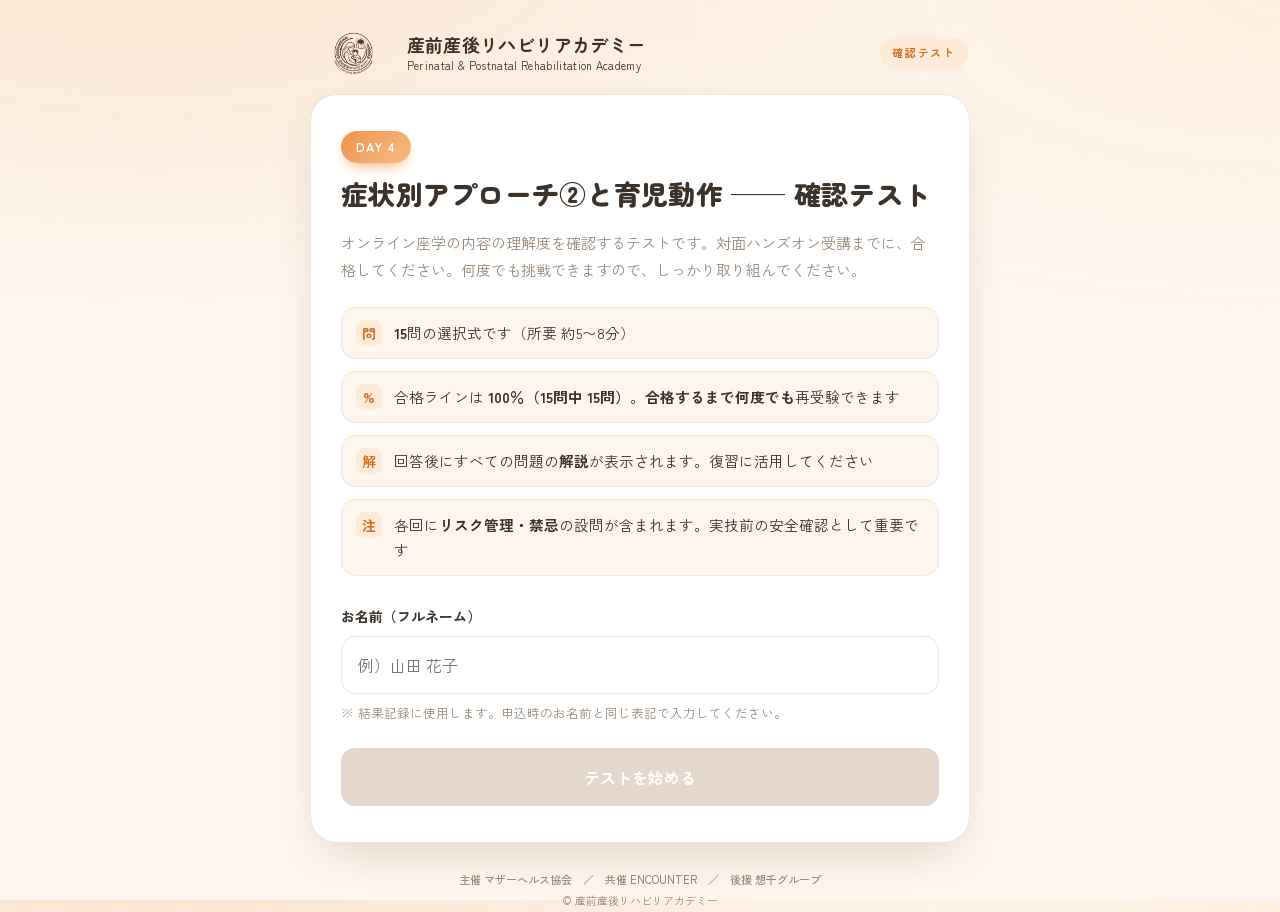
<file: day4.html>
<!DOCTYPE html>
<html lang="ja">
<head>
<meta charset="UTF-8" />
<meta name="viewport" content="width=device-width, initial-scale=1.0" />
<title>確認テスト｜産前産後リハビリアカデミー</title>
<link rel="icon" type="image/png" href="assets/logo.png" />
<link rel="preconnect" href="https://fonts.googleapis.com">
<link rel="preconnect" href="https://fonts.gstatic.com" crossorigin>
<link href="https://fonts.googleapis.com/css2?family=Zen+Kaku+Gothic+New:wght@400;500;700&family=Zen+Maru+Gothic:wght@500;700;900&display=swap" rel="stylesheet">
<link rel="stylesheet" href="assets/quiz.css">
</head>
<body>
<div class="wrap" id="app"></div>

<script>
/* ============================================================
   ★ このDAYで編集するのは、下の CONFIG と QUESTIONS_RAW だけ ★
   ── 見た目・採点・記録のロジックは assets/quiz.js が担当します。

   ※ 出題の仕組み（DAY4）
      ・QUESTIONS_RAW に全20問を登録しています。
      ・受験のたびに、この20問から pickN() で「15問」をランダム抽出します。
      ・さらに各問の選択肢の並び順もシャッフルし、正答位置（A〜D）を
        ランダム化します（QUESTIONS_RAW では正答を先頭＝0番目に記載）。
      ・合格ラインは CONFIG.passRatio（1.0＝出題15問すべて正解で合格）。

   ※ 出題数を変えたいときは下の PICK を変更（例：PICK = 10）。
   ============================================================ */
window.QUIZ = (function () {

const PICK = 15;   // 20問から何問を出題するか

const CONFIG = {
  day:        "DAY 4",
  title:      "症状別アプローチ②と育児動作",
  passRatio:  1.0,          // 合格ライン（1.0 = 出題数すべて正解で合格）
  isSample:   false,        // 本番問題
  riskNote:   true,         // 妊娠高血圧腎症・DVT・TOH など「止める判断」の設問を含むため表示
  // ▼ Apps Script を公開した「ウェブアプリURL」をここに貼る（未設定なら記録はスキップ）
  endpoint:   "https://script.google.com/macros/s/AKfycbw92xxGrnPwqDltsANabnVT67SQQKvEK06SO_dwPIWTa8DFITuuUKDO2SA6ubbLFX0jOg/exec"
};

/* 各問：options の先頭（0番目）が正答。出題時に15問抽出＋選択肢シャッフルします。 */
const QUESTIONS_RAW = [
  // ── 第4回ウェビナー①（骨盤底機能障害・股膝関節痛・肩こり）8問 ──
  { tag:"SUIとPOPに対するPFMTの位置づけ",
    q:"腹圧性尿失禁（SUI）と骨盤臓器脱（POP）に対する骨盤底筋トレーニング（PFMT）について正しいものはどれか。",
    options:[
      "SUIでは第一選択の保存療法で、妊娠・産後の尿失禁予防も推奨グレードAである",
      "SUIでは第一選択の保存療法だが、妊娠・産後の尿失禁予防には推奨されていない",
      "POPでは重症度を問わず第一選択で、妊婦・産後に限ったエビデンスも十分にある",
      "POPでは推奨されておらず、症状の軽減やステージの改善は期待できない"],
    answer:0,
    expl:"SUIに対してPFMTは第一選択の保存療法で、女性の尿失禁の治療、妊婦・産後女性の尿失禁予防ともに推奨グレードAです。POPでは軽度〜中等度で推奨される保存療法の選択肢で、症状の軽減やステージの改善が期待できます。ただし「重症度を問わず第一選択」ではなく、妊婦・産後女性に限定したエビデンスも十分ではありません。" },

  { tag:"「収縮できない」ときの評価と介入",
    q:"骨盤底筋トレーニング（PFMT）で「収縮の感覚が分からない」「うまく収縮できない」場合の対応として正しいものはどれか。",
    options:[
      "触診やエコーで実際の収縮を確かめ、声かけや肢位を変えて収縮しやすい条件を探す",
      "筋力が弱いため収縮できないと判断し、まずは最大収縮の反復回数から増やしていく",
      "本人が「分からない」と答える場合は、収縮自体が起きていないものとして扱う",
      "内転筋群や臀筋群が強く収縮していれば、骨盤底筋群も十分に収縮していると判断する"],
    answer:0,
    expl:"本人の感覚と実際の収縮は一致しないことがあります（収縮していても本人は「分からない」、収縮方向が適切でない、周囲筋の活動が大きい など）。まず触診やエコーで実際の収縮を確認し、同時に股関節内転筋群・臀筋群・腹筋群の代償もみます。周囲筋が強く収縮していることは、骨盤底筋群が収縮できている根拠になりません。「収縮できない≠筋力が弱い」。Cueing（言葉を変える）・感覚入力・視覚フィードバック・肢位の工夫で、収縮しやすい条件を探します。" },

  { tag:"PERFECTの評価方法",
    q:"PERFECT assessment scheme の評価方法について正しいものはどれか。",
    options:[
      "E＝最大収縮の保持秒数（最大10秒）、F＝10秒間に行える素早い収縮の回数",
      "E＝最大収縮の保持秒数（最大30秒）、F＝30秒間に行える素早い収縮の回数",
      "R＝10秒間に行える素早い収縮の回数、F＝最大収縮を何回反復できるか",
      "E＝最大収縮の保持秒数（最大10秒）、R＝10秒間に行える素早い収縮の回数"],
    answer:0,
    expl:"PERFECTのE（endurance）は最大収縮を何秒間保持できるか（最大10秒）、R（repetitions）はその最大収縮の保持を何回繰り返せるか（最大10回）、F（fast contractions）は10秒間にできる素早い収縮の回数（1回/1秒が目安）です。30秒とする選択肢や、RとFの定義を入れ替えた選択肢に注意。評価結果から強度・保持時間・回数・肢位を調整し、「できる負荷」から始めて徐々に負荷を増やします。" },

  { tag:"PFMTの処方と日常生活への応用",
    q:"骨盤底筋トレーニング（PFMT）の処方と日常生活への応用について正しいものはどれか。",
    options:[
      "1セット8回以上・1日3セット・3か月以上を目安に、評価に応じて個別に設定する",
      "1セット8回以上・1日3セットは確立された最適量のため、全員に同じ処方とする",
      "咳やくしゃみの直後に骨盤底筋群を収縮させ、漏れかけた尿を止める練習を行う",
      "1セット3回以上・1日8セット・1か月以上を目安とし、症状が消えた時点で終了する"],
    answer:0,
    expl:"推奨の目安は1セット8回以上・1日3セット・3か月以上です。ただし最適な回数・頻度は確立されておらず、必ず評価して個々の機能に応じて負荷を設定します。咳やくしゃみ、子どもの抱き上げなど腹圧が上がる場面では、動作の直前〜動作中にかけて意識的に収縮させることが重要で、「直後」では間に合いません。大切なのは継続できること。生活に取り入れられる処方と、継続に向けた支援が鍵です。" },

  { tag:"PFMTがうまくいかないときの臨床推論",
    q:"骨盤底筋トレーニング（PFMT）がうまくいかないときの考え方として正しいものはどれか。",
    options:[
      "弛緩できない場合は、呼吸や肢位、骨盤・股関節周囲筋の過緊張に着目する",
      "弛緩できない場合は収縮を強める練習を優先し、弛緩は自然な改善を待つ",
      "肛門挙筋は閉鎖筋膜を介して大臀筋と連続するため、臀筋の強化を優先する",
      "骨盤底筋群の機能に絞って評価し、呼吸や体幹・股関節は別の問題として扱う"],
    answer:0,
    expl:"うまくいかないときは、骨盤底筋機能（収縮・弛緩・筋力・持久力/反復性）を評価 → 何がうまくいっていないかを見極め → 呼吸・体幹機能・アライメント・股関節機能から仮説を立て → 介入を選び → 再評価、の順で考えます。弛緩しにくい要因は呼吸、姿勢・肢位、骨盤・股関節周囲筋の過緊張で、収縮練習だけを重ねても改善は見込めません。肛門挙筋は閉鎖筋膜を介して内閉鎖筋と広く連続しており、大臀筋ではありません。" },

  { tag:"立ち上がり時の膝痛のケース",
    q:"産後2か月・第1子。妊娠中は切迫早産で長期入院、緊急帝王切開。ソファーからの立ち上がりで両膝の上部（大腿遠位部）が痛み、抱っこしながらだと増悪する。第一に考える仮説はどれか。",
    options:[
      "骨盤後傾位で上半身の重心が後方に残り、大腿四頭筋腱付着部への負荷が増大",
      "骨盤前傾位で上半身の重心が前方に移り、膝蓋腱の脛骨付着部への負荷が増大",
      "長期臥床による膝関節の拘縮が主因であり、立ち上がり方の影響は小さい",
      "膝関節内の変性による疼痛であり、体幹機能や抱っこの影響は考えにくい"],
    answer:0,
    expl:"骨盤後傾位で上半身の重心が後方に残ったまま立ち上がると大腿四頭筋の活動が増え、四頭筋腱付着部へのメカニカルストレスが増大して疼痛を誘発した可能性があります。痛む部位は膝の上部（大腿遠位部）で、膝蓋腱の脛骨付着部ではありません。抱っこしながらの立ち上がりで増悪する点も、動作と負荷の関与を示します。①どの組織が痛むか ②どんな負荷か ③なぜ生じるか（産前産後は体幹機能の影響が大きい）④介入・再評価、の順で考え、関節への負荷を減らす視点を持ちます。" },

  { tag:"頭部前方位とマッスルインバランス",
    q:"頭部前方位（頭頸部の前突）が続いたときの変化として正しいものはどれか。",
    options:[
      "上位頸椎は伸展・下位頸椎は屈曲し、僧帽筋上部や小胸筋が緊張しやすい",
      "上位頸椎は屈曲・下位頸椎は伸展し、僧帽筋上部や小胸筋が緊張しやすい",
      "上位頸椎は伸展・下位頸椎は屈曲し、前鋸筋や僧帽筋下部が緊張しやすい",
      "上位・下位頸椎ともに屈曲し、頸部屈筋群や菱形筋が持続的に緊張しやすい"],
    answer:0,
    expl:"頭頸部の前突（protraction）は上位頸椎伸展＋下位頸椎屈曲、後退（retraction）はその逆です。頭部前方位では後頸部筋が持続的に過活動となり、僧帽筋上部・肩甲挙筋・大胸筋・小胸筋・頸部伸筋群が緊張しやすく、僧帽筋中部・下部・菱形筋・前鋸筋・頸部屈筋群が弱化しやすくなります。このマッスルインバランスが悪循環をつくります。" },

  { tag:"肩甲帯の運動と肩こりへの視点",
    q:"肩甲帯の運動と肩こりへのアプローチについて正しいものはどれか。",
    options:[
      "前方牽引（プッシュ・リーチ）の主動作筋は前鋸筋で、体幹機能との協調もみる",
      "前方牽引（プッシュ・リーチ）の主動作筋は菱形筋で、局所の筋に絞って評価する",
      "後退は内旋・前傾・上方回旋の複合運動で、物を前方へ押し出す動作で働く",
      "肩こりは局所の筋の問題であるため、胸郭や呼吸の機能は評価に含めない"],
    answer:0,
    expl:"前方牽引は内旋・前傾・上方回旋の複合運動で、主動作筋は前鋸筋（プッシュ動作・リーチ動作）。後退は外旋・後傾・下方回旋の複合運動で、主に僧帽筋中部線維・菱形筋・僧帽筋下部線維が働き、体幹に物を引き寄せる動作で使われます。肩こりも局所の筋だけでなく、胸郭・呼吸・体幹機能と肩甲帯・上肢機能の協調に着目し、条件を変えたときの症状や動作の変化から仮説を検証します。" },

  // ── 第4回ウェビナー②（育児動作の理解と提案力）4問 ──
  { tag:"育児動作への提案の進め方",
    q:"育児動作への提案の進め方として正しいものはどれか。",
    options:[
      "評価から仮説を立てて提案し、症状に加えて負担感や実行しやすさも再評価する",
      "理想的な姿勢・動作を示し、その通りにできるまで繰り返し練習してもらう",
      "姿勢・アライメントの評価を中心に行い、保持時間や頻度などの負荷量は問わない",
      "症状が軽減すれば提案は適切と判断し、本人の実行しやすさの確認は省略する"],
    answer:0,
    expl:"理想的な姿勢や動作を一方的に指導するのではなく、身体機能や生活背景を踏まえて、その人にとって負担の少ない方法を一緒に考えます。評価は①姿勢・アライメント ②動作・モーターコントロール ③支持・荷重 ④負荷量（保持時間・頻度・反復回数・児の体重）⑤環境・補助具の5視点。STEP1 評価 → STEP2 提案（本人が継続できる方法を一緒に選ぶ）→ STEP3 再評価では、症状や動作の変化に加えて負担感・実行しやすさも確認します。" },

  { tag:"縦抱きのポイント",
    q:"縦抱きのポイントとして正しいものはどれか。",
    options:[
      "児の臀部はへそより上、おでこにキスできる高さで、脇を軽く閉じて密着させる",
      "児の臀部はへそより下に置き、腕を伸ばして体から少し離した位置で安定させる",
      "児の膝は臀部より下げ、脚をまっすぐに揃えて背中を伸ばした姿勢で抱く",
      "手首は掌屈させてしっかり固定し、児の重さを手関節で受け止めて支える"],
    answer:0,
    expl:"抱っこのポイントは、①児は胸の高さへ（縦抱きは児の臀部がへそより上、児のおでこにキスできる高さ）②脇は軽く閉じてピタッと密着 ③手首はトントンできるゆとりを、の3つです。児の位置が低く体から離れるほど負担が増え、手首を固めて重さを受けるのも避けます。児は「し」の字カーブで、膝が臀部より上のM字開脚を保ちます。" },

  { tag:"抱っこ紐の装着",
    q:"抱っこ紐の装着について正しいものはどれか。",
    options:[
      "腰ベルトは腸骨稜で水平に留め、背中のバックルは肩甲骨の中央付近に合わせる",
      "腰ベルトは腸骨稜より下で前へ傾け、背中のバックルは首の付け根に合わせる",
      "肩ベルトを長めにして児の位置を下げ、児の重さは腰ベルトだけで受け止める",
      "左右の肩ベルトは肩の外側にかかるよう広げ、背中のバックルは高めに合わせる"],
    answer:0,
    expl:"腰ベルトは腸骨稜で止まるように水平に装着します。低すぎる位置や前方へ傾いた装着はNGで、前傾では腰椎前弯が増えます。左右の肩ベルトはタンクトップ程度の幅に、背中のバックルは肩甲骨の中央付近に合わせ、ベルト幅が広い・バックルが高いのは避けます。肩ベルトが長すぎると児の位置が下がるため、臀部がへそより上・おでこにキスできる高さに調整します。抱っこ紐は種類が多いので、取扱説明書も確認します。" },

  { tag:"抱っこで加わる負荷とよくある代償",
    q:"抱っこで加わる負荷と、よくみられる代償について正しいものはどれか。",
    options:[
      "前方への重量が増し、胸腰椎伸展や肩甲骨内転で姿勢を保とうとしやすい",
      "後方への重量が増し、胸腰椎屈曲や肩甲骨外転で姿勢を保とうとしやすい",
      "児の重さに伴い肩甲帯は挙上・後方化しやすく、肩がすくんだ位置で保持される",
      "体幹内臓器の重さは後方にかかるため、抱っこで前後のバランスが整いやすい"],
    answer:0,
    expl:"直立姿勢でも体幹内臓器はすべて前方にあり、妊娠・出産を経て抱っこをすると、さらに前方への重量が増えます。よくある代償は、胸腰椎伸展・肩甲骨内転による代償的な姿勢保持と、児の重量負荷に伴う肩甲帯の下制・前方化です。肩甲帯は「挙上・後方化」ではなく「下制・前方化」しやすい点に注意します。" },

  // ── 産前産後に多い運動器疾患とリスク管理 vol.2（整形外科医講演）8問 ──
  { tag:"頻度の桁を押さえる",
    q:"産前産後の症状の頻度について正しいものはどれか。",
    options:[
      "分娩後の尿失禁は約28%、骨盤臓器脱は約14%と報告されている",
      "分娩後の尿失禁は約14%、骨盤臓器脱は約28%と報告されている",
      "授乳中の頸部痛は約34%、妊娠中の手根管症候群は約64%と報告されている",
      "妊娠関連の静脈血栓塞栓症（VTE）は約12%と高頻度で、全例に予防が必要"],
    answer:0,
    expl:"分娩後の尿失禁は27.9%、骨盤臓器脱は14.2%で、経腟分娩ではそれぞれOR 2.17、3.28です。授乳中の頸部痛は63.9%、妊娠中の手根管症候群は34%。妊娠関連の静脈血栓塞栓症（VTE）は0.12%（1.2/1,000分娩）とまれですが、時間で予後が変わるため見逃せません。対象集団・指標が異なるため数値は直接比較せず、「頻度の桁」を押さえて診ます。" },

  { tag:"腰骨盤痛と骨盤底の併存・問診",
    q:"妊娠関連の腰骨盤痛がある女性への、骨盤底の確認について正しいものはどれか。",
    options:[
      "約半数に骨盤底障害が併存するため、漏れ・下垂感・排出困難の3点を聞く",
      "本人の訴えがなければ骨盤底障害はないと判断し、腰骨盤痛の評価に絞る",
      "尿閉や残尿感は産後によくある経過のため、PFMTを開始して様子をみる",
      "会陰部のしびれと排尿障害が同時にあれば、次回の外来で医師に報告する"],
    answer:0,
    expl:"妊娠関連の腰骨盤痛がある人の52%に骨盤底機能障害がありました。「聞かなければ、患者は言わない」ため、①咳・くしゃみで漏れるか ②下がる感じ・挟まる感じ ③おしっこ・お通じの出しにくさ、の3つを確認します。最強の予測因子は妊娠中の尿失禁。尿閉・残尿感は産婦人科・泌尿器科へ、会陰部のしびれ＋排尿障害は緊急です。" },

  { tag:"「授乳で肩こり＋頭痛」のケース",
    q:"産後3週・完全母乳。「授乳で肩がこって、頭が痛い」と訴える。まず行う対応として最も適切なものはどれか。",
    options:[
      "血圧と視覚異常・急なむくみの有無を確認し、該当すれば当日産科へつなぐ",
      "授乳姿勢による筋性の肩こりと判断し、上部僧帽筋への徒手的な介入から始める",
      "妊娠中に高血圧の診断がなかったため、妊娠高血圧腎症は否定してよい",
      "子癇は分娩前後に限られるため、退院後の頭痛であれば想起しなくてよい"],
    answer:0,
    expl:"「よくある肩こり」に見えても、産後の頭痛では妊娠高血圧腎症を考えます。産後の妊娠高血圧腎症では63.2%が妊娠中に高血圧の診断がなく、主訴の69.1%は頭痛でした。子癇の9割以上は退院後7日以内に起こります。頭痛があれば血圧を確認し、視覚異常・急なむくみがあれば当日産科へ。筋性と決めて介入から始めないことが大切です。" },

  { tag:"手根管症候群",
    q:"妊娠・産後の手根管症候群について正しいものはどれか。",
    options:[
      "妊娠32週以降に増悪しやすく、しびれは母指〜環指橈側で小指は保たれる",
      "妊娠20週以前に増悪しやすく、しびれは環指尺側から小指に限局する",
      "産後1年で症状が残るのは約5%にとどまり、出産すれば経過観察のみでよい",
      "母指球萎縮やつまむ力の低下があっても、授乳終了まで経過をみてよい"],
    answer:0,
    expl:"妊婦の34%に手根管症候群の症状があり、32週以降に増悪し、むくみ（OR 1.8）・妊娠糖尿病（OR 1.40）が関連します。異常感覚は母指・示指・中指・環指橈側半分で、小指・環指尺側は保たれます（環指split sign）。産後1年でも54%に症状が残り、母指球萎縮・持続するしびれ・つまむ力の低下は待たずにコンサルトします。" },

  { tag:"ドケルバン病の誘発テストと治療",
    q:"産後のドケルバン病について正しいものはどれか。",
    options:[
      "産後1年で約5倍に増え、WHATテストは感度が高い一方で特異度は低い",
      "産後1年で約5倍に増え、WHATテストは特異度が高く陽性なら確定できる",
      "Finkelsteinテストは母指を握り込んだ拳を尺屈させ、健常者では痛まない",
      "産前産後は手術が基本で、授乳中は腱鞘内注射を行うことができない"],
    answer:0,
    expl:"産後1年のドケルバン病はOR 5.11（約5倍）で、脇を支える・首を支える動作で増悪します。WHATテストは感度0.99・特異度0.29で、陽性だけで決めません。Finkelsteinは検者が母指を把持し尺屈位で掌側へ屈曲する検査で、母指を握り込んだ拳を尺屈させるのはEichhoff（健常でも痛むことがある）です。産前産後は保存療法が基本で、装具・活動調整で授乳終了時に8/9が自然軽快、腱鞘内注射は授乳中も可、手術は例外です。" },

  { tag:"DVTを疑うサインと対応",
    q:"深部静脈血栓症（DVT）を疑うサインと対応について正しいものはどれか。",
    options:[
      "片脚の周径差2cm以上に注意し、息切れや胸痛が加われば救急へつなぐ",
      "片脚の周径差5cm以上に注意し、息切れや胸痛があっても翌日受診でよい",
      "産後のリスクは分娩当日に限られ、退院後は非妊時と同程度まで下がる",
      "妊娠中のDVTは右脚に多いため、右下肢の腫れを優先して確認する"],
    answer:0,
    expl:"片脚の腫れは左右を比べ、周径差2cm以上は要注意。息切れ・胸痛が加われば救急です。産後6週まではリスクが最も高い時期で、妊娠中のDVTは60例中58例が左脚単独でした。妊娠関連VTEは1.2/1,000分娩とまれですが、片脚の腫れをみたら周径差を測ります。" },

  { tag:"TOH（一過性大腿骨頭萎縮症）とPLO",
    q:"妊娠後期の股関節痛と、一過性大腿骨頭萎縮症（TOH）・妊娠・授乳関連骨粗鬆症（PLO）について正しいものはどれか。",
    options:[
      "TOHは外傷なく始まる荷重時の股関節痛で、初期X線が正常でもMRIが有用",
      "TOHは初期からX線で骨頭萎縮が明らかなため、X線が正常なら否定できる",
      "TOHもPLOも全身性の骨の脆弱化で、主な骨折部位はいずれも椎体である",
      "TOHは自然軽快するため、診断前でも荷重を増やして早期の機能回復を図ってよい"],
    answer:0,
    expl:"TOHは外傷なく始まり荷重で悪化する股関節痛で、骨頭萎縮を認めますが初期のX線は正常のこともあり、診断にはMRI（骨髄浮腫）が有用です。多くは6〜12か月で軽快しますが大腿骨頸部骨折を伴うことがあり、診断までは荷重負荷を増やさず、可能であれば免荷とします。TOHは局所（股関節）・妊娠後期、PLOは全身性・妊娠後期〜授乳期で椎体骨折が大多数。典型的な骨盤帯痛と合わない股関節痛は医師へ。" },

  { tag:"「止める」判断と医師への報告",
    q:"「止める」判断と医師への報告について正しいものはどれか。",
    options:[
      "レッドフラグがなければ介入して4週で再評価し、報告には陰性所見も含める",
      "レッドフラグがなければ介入して12週で再評価し、報告は陽性所見に絞る",
      "レッドフラグがあっても介入を続けて経過を記録し、次回の受診時に医師へ報告する",
      "医師の「免荷」指示は疼痛緩和が目的のため、痛みが軽ければ荷重してよい"],
    answer:0,
    expl:"痛みの訴えがあればレッドフラグを確認し、あれば中止 → 具体化 → 報告、なければ介入 → 4週で再評価。医師への報告は①部位（指1本で示した場所）②経過（いつから、良くなっているか）③何で悪化するか ④陰性所見（ないもの）の4点です。「免荷」の裏には骨折の心配があり、意図が分からなければ必ず聞き、再評価の時期を共有します。" }
];

/* 配列をシャッフルして先頭 n 件を返す（出題する問題をランダムに抽出） */
function pickN(list, n){
  const arr = list.slice();
  for(let i = arr.length - 1; i > 0; i--){
    const j = Math.floor(Math.random() * (i + 1));
    const t = arr[i]; arr[i] = arr[j]; arr[j] = t;
  }
  return arr.slice(0, Math.min(n, arr.length));
}

/* 選択肢の並び順をシャッフルし、正答の位置（A〜D）をランダム化する。
   正答テキストを保持したまま options を並べ替え、answer をその位置に更新。 */
function shuffleChoices(list){
  return list.map(function(item){
    const order = item.options.map(function(_, i){ return i; });
    for(let i = order.length - 1; i > 0; i--){
      const j = Math.floor(Math.random() * (i + 1));
      const t = order[i]; order[i] = order[j]; order[j] = t;
    }
    return {
      tag: item.tag,
      q: item.q,
      options: order.map(function(i){ return item.options[i]; }),
      answer: order.indexOf(item.answer),
      expl: item.expl
    };
  });
}

/* 20問から PICK 問をランダム抽出 → 各問の選択肢もシャッフル */
const QUESTIONS = shuffleChoices(pickN(QUESTIONS_RAW, PICK));

  return { config: CONFIG, questions: QUESTIONS };
})();
</script>
<script src="assets/quiz.js"></script>
</body>
</html>
</file>
<file: assets/quiz.css>
/* ============================================================
     確認テスト テンプレート
     ── このファイルをDayごとに複製し、下の CONFIG と QUESTIONS を
        差し替えれば Day2〜4 も同じ見た目で量産できます。
     ============================================================ */

  /* ── ブランドカラー：HPの正式カラーコードが分かれば、ここを差し替えるだけで全体に反映 ── */
  :root{
    --cream:#FCF6EE;
    --paper:#FFFFFF;
    --ink:#3B322B;
    --ink-soft:#9A897A;
    --line:#F1E6D8;
    --coral:#EE934E;       /* メイン強調＝HPのオレンジ */
    --coral-dk:#D2701F;
    --sage:#84B58E;        /* 合格（セージ） */
    --clay:#E0907F;        /* 再挑戦（ダスティローズ） */
    --sage-bg:#E8F3EB;
    --clay-bg:#FBE8E5;
    --shadow:0 18px 48px -20px rgba(120,80,40,.30);
  }
  *{box-sizing:border-box;margin:0;padding:0}
  html,body{height:100%}
  body{
    font-family:"Zen Kaku Gothic New",system-ui,sans-serif;
    background:
      radial-gradient(120% 80% at 12% -10%, #FBE3CD 0%, transparent 55%),
      radial-gradient(110% 70% at 100% 0%, #FDEFDF 0%, transparent 50%),
      var(--cream);
    color:var(--ink);
    line-height:1.75;
    min-height:100%;
    display:flex;
    justify-content:center;
    padding:28px 16px 60px;
    -webkit-font-smoothing:antialiased;
  }
  .wrap{width:100%;max-width:660px}

  .masthead{display:flex;align-items:center;flex-wrap:wrap;gap:12px;margin-bottom:18px;padding:2px 2px 0}
  .masthead .home-link{display:flex;align-items:center;gap:12px;text-decoration:none;color:inherit;border-radius:12px;transition:opacity .15s}
  .masthead .home-link:hover{opacity:.75}
  .masthead .home-link:focus-visible{outline:3px solid #F7BC83;outline-offset:3px}
  .masthead .logo{height:46px;width:auto;display:block}
  .wordmark{display:flex;flex-direction:column;justify-content:center;gap:3px}
  .wordmark .wm-mark{display:none}
  .wordmark .wm-text{font-family:"Zen Maru Gothic";font-weight:700;font-size:18px;line-height:1.2;color:var(--ink);letter-spacing:.02em}
  .wordmark .wm-sub{font-family:"Zen Kaku Gothic New";font-weight:400;font-size:11px;line-height:1.3;color:var(--ink);letter-spacing:.03em}
  .masthead .pill{
    margin-left:auto;font-size:11px;letter-spacing:.16em;color:var(--coral-dk);
    background:#FDEAD8;padding:6px 12px;border-radius:999px;font-weight:700;white-space:nowrap;
  }
  .sitefoot{text-align:center;margin-top:26px;font-size:11px;color:#9A8B7B;line-height:1.95}
  .sitefoot .org{color:var(--ink-soft);font-weight:500}

  .card{
    background:var(--paper);
    border:1px solid var(--line);
    border-radius:27px;
    padding:36px 30px;
    box-shadow:var(--shadow);
    animation:rise .6s cubic-bezier(.2,.8,.2,1) both;
  }
  @keyframes rise{from{opacity:0;transform:translateY(14px)}to{opacity:1;transform:none}}

  .eyebrow{
    display:inline-block;font-family:"Zen Maru Gothic";font-weight:700;color:#fff;
    background:linear-gradient(135deg,var(--coral),#F7BC83);
    font-size:12.5px;letter-spacing:.1em;margin-bottom:13px;
    padding:5px 15px;border-radius:999px;box-shadow:0 7px 15px -7px var(--coral);
  }
  h1{
    font-family:"Zen Maru Gothic";font-weight:900;
    font-size:27px;line-height:1.35;letter-spacing:.01em;margin-bottom:18px;
  }
  .lead{color:var(--ink-soft);font-size:15px;margin-bottom:24px}

  .rules{
    list-style:none;display:grid;gap:12px;margin:22px 0 28px;
  }
  .rules li{
    display:flex;gap:12px;align-items:flex-start;font-size:14.5px;
    background:var(--cream);border:1px solid var(--line);
    border-radius:14px;padding:12px 14px;
  }
  .rules .ic{
    flex:none;width:26px;height:26px;border-radius:8px;background:#FDEAD8;
    color:var(--coral-dk);display:grid;place-items:center;font-weight:700;
    font-family:"Zen Maru Gothic";font-size:14px;
  }

  label.fld{display:block;font-weight:700;font-size:14px;margin:0 0 8px}
  input[type=text]{
    width:100%;font:inherit;font-size:16px;padding:14px 16px;
    border:1.5px solid var(--line);border-radius:14px;background:#fff;
    transition:border-color .2s;
  }
  input[type=text]:focus{outline:none;border-color:var(--coral)}
  .hint{font-size:12.5px;color:var(--ink-soft);margin-top:8px}

  .btn{
    font:inherit;font-family:"Zen Maru Gothic";font-weight:700;font-size:16px;
    border:none;border-radius:14px;padding:15px 22px;cursor:pointer;
    transition:transform .12s,box-shadow .2s,background .2s;width:100%;
    display:block;text-align:center;text-decoration:none;  /* <a>もボタン表示に */
  }
  .btn-primary{background:var(--coral);color:#fff;box-shadow:0 10px 24px -10px var(--coral)}
  .btn-primary:hover{background:var(--coral-dk);transform:translateY(-1px)}
  .btn-primary:disabled{background:#E4D8CC;color:#fff;box-shadow:none;cursor:not-allowed;transform:none}
  .btn-ghost{background:transparent;color:var(--coral-dk);border:1.5px solid var(--line)}
  .btn-ghost:hover{border-color:var(--coral);background:#FFF4EA}
  .btn-row{display:grid;gap:12px;margin-top:24px}

  /* progress */
  .top{display:flex;align-items:center;justify-content:space-between;margin-bottom:6px}
  .qcount{font-size:13px;color:var(--ink-soft);font-weight:700;letter-spacing:.04em}
  .tag{font-size:11.5px;font-weight:700;color:var(--coral-dk);background:#FDEAD8;
       padding:4px 10px;border-radius:999px;letter-spacing:.04em}
  .bar{height:7px;background:var(--line);border-radius:999px;overflow:hidden;margin:10px 0 26px}
  .bar > i{display:block;height:100%;background:linear-gradient(90deg,var(--coral),#F7BC83);
           border-radius:999px;transition:width .4s cubic-bezier(.2,.8,.2,1)}

  .q{font-family:"Zen Maru Gothic";font-weight:700;font-size:20px;line-height:1.55;margin-bottom:22px}
  .opts{display:grid;gap:11px}
  .opt{
    display:flex;gap:13px;align-items:center;text-align:left;
    border:1.5px solid var(--line);background:#fff;border-radius:15px;
    padding:15px 16px;font:inherit;font-size:15.5px;cursor:pointer;
    transition:border-color .15s,background .15s,transform .1s;
  }
  .opt:hover{border-color:var(--coral);background:#FFF6EE}
  .opt .mk{
    flex:none;width:26px;height:26px;border-radius:50%;border:2px solid var(--line);
    display:grid;place-items:center;font-weight:700;font-size:13px;color:var(--ink-soft);
    font-family:"Zen Maru Gothic";transition:.15s;
  }
  .opt.sel{border-color:var(--coral);background:#FCE7D2}
  .opt.sel .mk{background:var(--coral);border-color:var(--coral);color:#fff}

  /* result */
  .scorewrap{text-align:center;padding:6px 0 4px}
  .ring{
    --p:0; width:148px;height:148px;border-radius:50%;margin:6px auto 18px;
    display:grid;place-items:center;position:relative;
    background:conic-gradient(var(--rc) calc(var(--p)*1%), var(--line) 0);
    transition:--p 1s;
  }
  .ring::before{content:"";position:absolute;inset:12px;border-radius:50%;background:#fff}
  .ring .num{position:relative;font-family:"Zen Maru Gothic";font-weight:900;font-size:34px;line-height:1}
  .ring .num small{display:block;font-size:13px;color:var(--ink-soft);font-weight:500;margin-top:3px}
  .verdict{font-family:"Zen Maru Gothic";font-weight:900;font-size:24px;margin-bottom:6px}
  .verdict.pass{color:var(--sage)}
  .verdict.fail{color:var(--clay)}
  .vsub{color:var(--ink-soft);font-size:14.5px;margin-bottom:22px}
  .banner{border-radius:16px;padding:16px 18px;font-size:14.5px;margin-bottom:24px;font-weight:500}
  .banner.pass{background:var(--sage-bg);color:#3F7A57;border:1px solid #CFE6D6}
  .banner.fail{background:var(--clay-bg);color:#B0584F;border:1px solid #F3D3CF}
  .banner b{font-family:"Zen Maru Gothic";font-weight:700}

  .review h3{font-family:"Zen Maru Gothic";font-size:15px;margin:8px 0 14px;color:var(--ink-soft);
             letter-spacing:.04em;font-weight:700}
  .rev{border:1px solid var(--line);border-radius:15px;padding:15px 16px;margin-bottom:12px;background:#fff}
  .rev .rq{font-weight:700;font-size:14.5px;margin-bottom:10px;display:flex;gap:9px;align-items:flex-start}
  .rev .badge{flex:none;width:22px;height:22px;border-radius:50%;display:grid;place-items:center;
              font-size:13px;font-weight:700;color:#fff}
  .rev.ok .badge{background:var(--sage)} .rev.ng .badge{background:var(--clay)}
  .ans{font-size:13.5px;margin:3px 0;padding-left:31px}
  .ans .lab{color:var(--ink-soft)}
  .ans.correct .val{color:var(--sage);font-weight:700}
  .ans.yours .val{color:var(--clay);font-weight:700}
  .expl{font-size:13.5px;color:var(--ink-soft);background:var(--cream);border-radius:11px;
        padding:10px 13px;margin:9px 0 0 31px;border-left:3px solid var(--coral)}
  .expl b{color:var(--coral-dk)}

  .foot{text-align:center;font-size:11.5px;color:var(--ink-soft);margin-top:22px;letter-spacing:.03em}
  .sample-note{font-size:11.5px;color:#9A8B7B;text-align:center;margin-top:14px}
  .hide{display:none}
</file>
